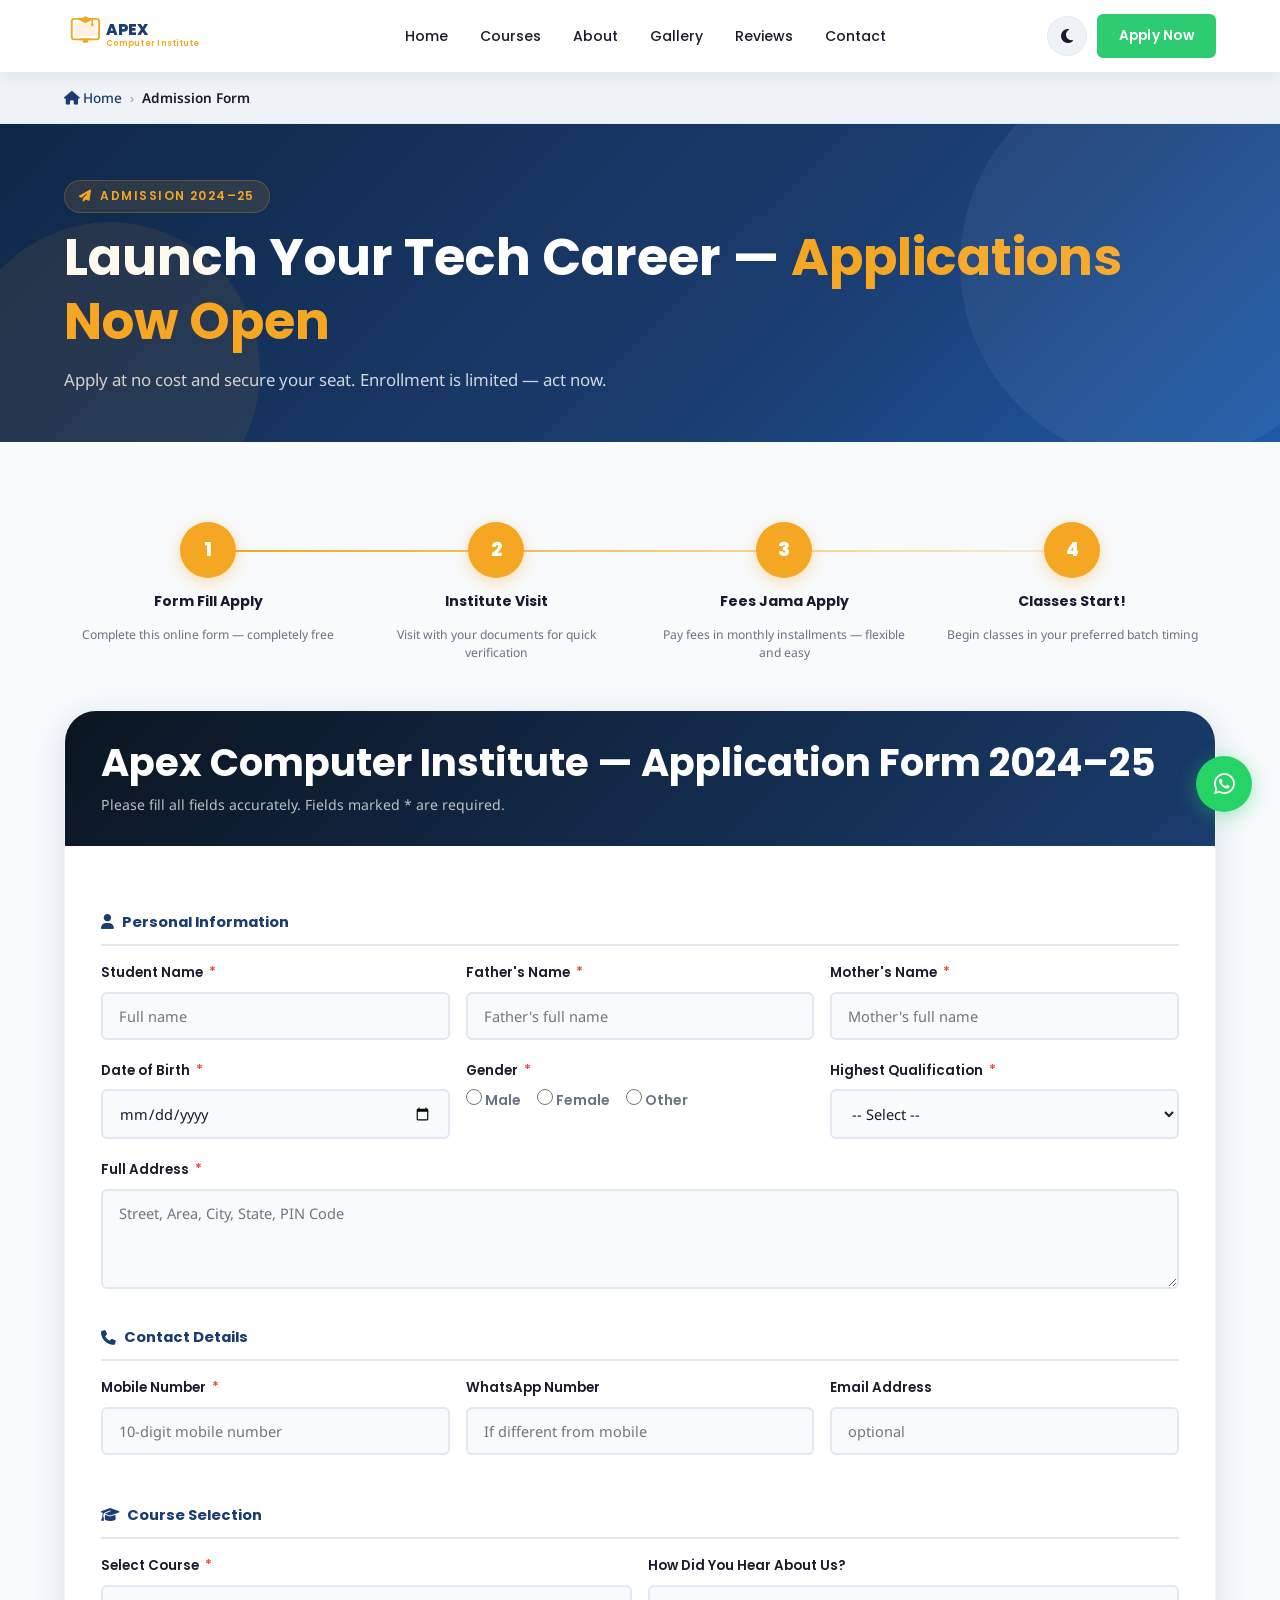
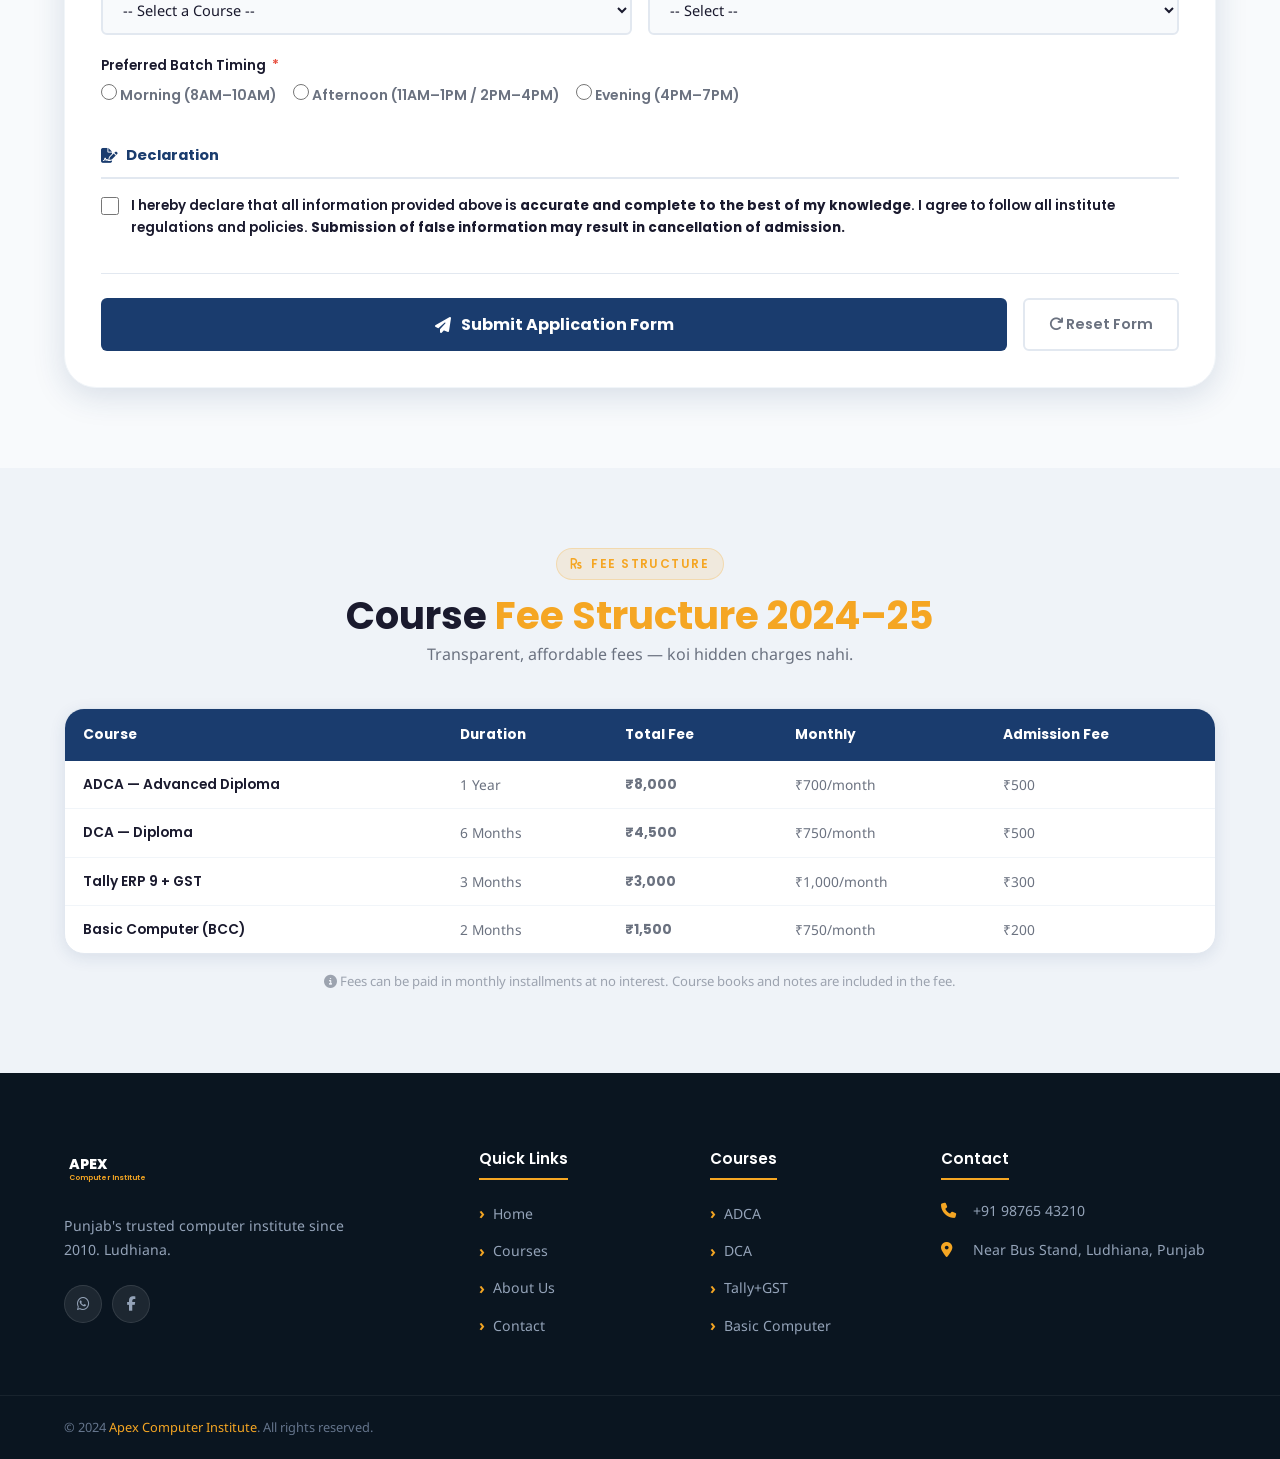
<file: admission.html>
<!DOCTYPE html>
<html lang="en" data-theme="light">

<head>
  <meta charset="UTF-8">
  <meta name="viewport" content="width=device-width, initial-scale=1.0">
  <title>Admission Form — Apex Computer Institute Ludhiana Punjab | Apply Now Free</title>
  <meta name="description"
    content="Apply for admission at Apex Computer Institute Ludhiana Punjab. Fill the online form for ADCA, DCA, Tally+GST, or Basic Computer Course. Free application. Limited seats.">
  <meta property="og:type" content="website" />
  <meta property="og:title" content="Admission Form — Apex Computer Institute Ludhiana Punjab">
  <link rel="canonical" href="https://apexcomputerinstitute.in/admission.html">
  <link rel="icon" href="favicon.svg" type="image/svg+xml">
  <link
    href="https://fonts.googleapis.com/css2?family=Poppins:wght@400;500;600;700;800&family=Noto+Sans:wght@400;500;600&display=swap"
    rel="stylesheet">
  <link rel="stylesheet" href="https://cdnjs.cloudflare.com/ajax/libs/font-awesome/6.5.0/css/all.min.css"
    crossorigin="anonymous">
  <link rel="stylesheet" href="css/style.css">
  <link rel="stylesheet" href="css/admission.css">
  <script>(function () { var t = localStorage.getItem('apex-theme'); if (t) document.documentElement.setAttribute('data-theme', t); })();</script>
</head>

<body>
  <a class="skip-link" href="#main-content">Skip to main content</a>
  <nav class="navbar solid" id="navbar" role="navigation" aria-label="Main navigation">
    <div class="navbar-inner">
      <a href="index.html" class="navbar-logo" aria-label="Home"><svg viewBox="0 0 200 56"
          xmlns="http://www.w3.org/2000/svg" width="180" height="48" aria-hidden="true">
          <rect x="4" y="8" width="32" height="24" rx="3" fill="none" stroke="#F5A623" stroke-width="2.2" />
          <rect x="8" y="12" width="24" height="16" rx="1.5" fill="rgba(245,166,35,0.15)" />
          <line x1="14" y1="32" x2="26" y2="32" stroke="#F5A623" stroke-width="2" stroke-linecap="round" />
          <rect x="17" y="32" width="6" height="4" rx="1" fill="#F5A623" />
          <polygon points="20,5 28,9 20,13 12,9" fill="#F5A623" />
          <line x1="28" y1="9" x2="28" y2="14" stroke="#F5A623" stroke-width="1.8" stroke-linecap="round" />
          <circle cx="28" cy="15" r="1.5" fill="#F5A623" /><text x="44" y="27" font-family="Poppins,sans-serif"
            font-size="18" font-weight="800" fill="#1A3C6E" letter-spacing="-0.5">APEX</text><text x="44" y="40"
            font-family="Poppins,sans-serif" font-size="9.5" font-weight="600" fill="#F5A623"
            letter-spacing="0.3">Computer Institute</text>
        </svg></a>
      <ul class="nav-links" role="list">
        <li><a href="index.html">Home</a></li>
        <li><a href="courses.html">Courses</a></li>
        <li><a href="about.html">About</a></li>
        <li><a href="gallery.html">Gallery</a></li>
        <li><a href="testimonials.html">Reviews</a></li>
        <li><a href="contact.html">Contact</a></li>
      </ul>
      <div class="nav-actions"><button class="dark-toggle" aria-label="Toggle dark mode"><i
            class="fas fa-moon"></i></button><a href="admission.html" class="nav-enquire btn"
          style="background:var(--accent);border-color:var(--accent);">Apply Now</a><button class="hamburger"
          aria-label="Open menu" aria-expanded="false" id="hamburger"><span></span><span></span><span></span></button>
      </div>
    </div>
    <div class="mobile-menu" id="mobileMenu" role="menu">
      <div class="mobile-menu-inner"><a href="index.html" role="menuitem"><i class="fas fa-home"></i> Home</a><a
          href="courses.html" role="menuitem"><i class="fas fa-graduation-cap"></i> Courses</a><a href="about.html"
          role="menuitem"><i class="fas fa-info-circle"></i> About Us</a><a href="gallery.html" role="menuitem"><i
            class="fas fa-images"></i> Gallery</a><a href="testimonials.html" role="menuitem"><i
            class="fas fa-star"></i> Reviews</a><a href="contact.html" role="menuitem"><i class="fas fa-envelope"></i>
          Contact</a><a href="admission.html" class="mob-enquire" role="menuitem"><i class="fas fa-paper-plane"></i>
          Apply Now</a></div>
    </div>
  </nav>
  <div class="breadcrumb-bar">
    <div class="container">
      <nav class="breadcrumb" aria-label="Breadcrumb"><a href="index.html"><i class="fas fa-home"
            aria-hidden="true"></i> Home</a><span class="sep" aria-hidden="true">›</span><span class="current">Admission
          Form</span></nav>
    </div>
  </div>
  <section class="page-hero" aria-labelledby="page-title">
    <div class="container">
      <div class="section-label"><i class="fas fa-paper-plane" aria-hidden="true"></i> Admission 2024–25</div>
      <h1 id="page-title">Launch Your Tech Career — <span style="color:var(--secondary)">Applications Now Open</span>
      </h1>
      <p>Apply at no cost and secure your seat. Enrollment is limited — act now.</p>
    </div>
  </section>

  <section class="section-pad admission-section" aria-labelledby="form-heading">
    <div class="container">

      <!-- Process Steps -->
      <div class="steps-row reveal" aria-label="Admission process steps">
        <div class="step-item">
          <div class="step-num" aria-label="Step 1">1</div>
          <div class="step-title">Form Fill Apply</div>
          <div class="step-desc">Complete this online form — completely free</div>
        </div>
        <div class="step-item">
          <div class="step-num" aria-label="Step 2">2</div>
          <div class="step-title">Institute Visit</div>
          <div class="step-desc">Visit with your documents for quick verification</div>
        </div>
        <div class="step-item">
          <div class="step-num" aria-label="Step 3">3</div>
          <div class="step-title">Fees Jama Apply</div>
          <div class="step-desc">Pay fees in monthly installments — flexible and easy</div>
        </div>
        <div class="step-item">
          <div class="step-num" aria-label="Step 4">4</div>
          <div class="step-title">Classes Start!</div>
          <div class="step-desc">Begin classes in your preferred batch timing</div>
        </div>
      </div>

      <!-- Admission Form -->
      <div class="admission-form-card reveal" id="form-heading" role="main" aria-label="Admission application form">
        <div class="afc-header">
          <h2>Apex Computer Institute — Application Form 2024–25</h2>
          <p>Please fill all fields accurately. Fields marked * are required.</p>
        </div>
        <div class="afc-body">
          <!-- <form id="admissionForm" novalidate aria-label="Admission application"> -->
          <form id="admissionForm" action="https://formspree.io/f/mwvgppqo" method="POST" novalidate
            aria-label="Admission application"></form>

          <!-- Personal Info -->
          <p class="form-section-title"><i class="fas fa-user" aria-hidden="true"></i> Personal Information</p>
          <div class="form-row-3">
            <div class="form-group">
              <label for="a-sname">Student Name <span class="req" aria-hidden="true">*</span></label>
              <input type="text" id="a-sname" name="student_name" class="form-control" placeholder="Full name" required
                autocomplete="name" aria-required="true">
            </div>
            <div class="form-group">
              <label for="a-fname">Father's Name <span class="req" aria-hidden="true">*</span></label>
              <input type="text" id="a-fname" name="father_name" class="form-control" placeholder="Father's full name"
                required aria-required="true">
            </div>
            <div class="form-group">
              <label for="a-mname">Mother's Name <span class="req" aria-hidden="true">*</span></label>
              <input type="text" id="a-mname" name="mother_name" class="form-control" placeholder="Mother's full name"
                required aria-required="true">
            </div>
          </div>
          <div class="form-row-3">
            <div class="form-group">
              <label for="a-dob">Date of Birth <span class="req" aria-hidden="true">*</span></label>
              <input type="date" id="a-dob" name="dob" class="form-control" required aria-required="true">
            </div>
            <div class="form-group">
              <label>Gender <span class="req" aria-hidden="true">*</span></label>
              <div class="radio-group" id="gender-group" role="radiogroup" aria-required="true">
                <label class="radio-option"><input type="radio" name="gender" value="male" required
                    aria-required="true"> <span>Male</span></label>
                <label class="radio-option"><input type="radio" name="gender" value="female">
                  <span>Female</span></label>
                <label class="radio-option"><input type="radio" name="gender" value="other"> <span>Other</span></label>
              </div>
            </div>
            <div class="form-group">
              <label for="a-qual">Highest Qualification <span class="req" aria-hidden="true">*</span></label>
              <select id="a-qual" name="qualification" class="form-control" required aria-required="true">
                <option value="">-- Select --</option>
                <option value="8th">8th Pass</option>
                <option value="10th">10th Pass (Matric)</option>
                <option value="12th">12th Pass (Inter)</option>
                <option value="graduate">Graduate</option>
                <option value="other">Other</option>
              </select>
            </div>
          </div>
          <div class="form-group">
            <label for="a-address">Full Address <span class="req" aria-hidden="true">*</span></label>
            <textarea id="a-address" name="address" class="form-control"
              placeholder="Street, Area, City, State, PIN Code" required rows="2" aria-required="true"></textarea>
          </div>

          <!-- Contact Details -->
          <p class="form-section-title"><i class="fas fa-phone" aria-hidden="true"></i> Contact Details</p>
          <div class="form-row-3">
            <div class="form-group">
              <label for="a-mobile">Mobile Number <span class="req" aria-hidden="true">*</span></label>
              <input type="tel" id="a-mobile" name="mobile" class="form-control" placeholder="10-digit mobile number"
                required autocomplete="tel" aria-required="true">
            </div>
            <div class="form-group">
              <label for="a-whatsapp">WhatsApp Number</label>
              <input type="tel" id="a-whatsapp" name="whatsapp" class="form-control"
                placeholder="If different from mobile" autocomplete="tel">
            </div>
            <div class="form-group">
              <label for="a-email">Email Address</label>
              <input type="email" id="a-email" name="email" class="form-control" placeholder="optional"
                autocomplete="email">
            </div>
          </div>

          <!-- Course Details -->
          <p class="form-section-title"><i class="fas fa-graduation-cap" aria-hidden="true"></i> Course Selection</p>
          <div class="form-row-2">
            <div class="form-group">
              <label for="a-course">Select Course <span class="req" aria-hidden="true">*</span></label>
              <select id="a-course" name="course" class="form-control" required aria-required="true">
                <option value="">-- Select a Course --</option>
                <option value="adca">ADCA — Advanced Diploma (1 Year) — ₹8,000</option>
                <option value="dca">DCA — Diploma (6 Months) — ₹4,500</option>
                <option value="tally">Tally ERP 9 + GST (3 Months) — ₹3,000</option>
                <option value="bcc">Basic Computer Course (2 Months) — ₹1,500</option>
              </select>
            </div>
            <div class="form-group">
              <label for="a-hear">How Did You Hear About Us?</label>
              <select id="a-hear" name="how_heard" class="form-control">
                <option value="">-- Select --</option>
                <option value="friend">Friend / Family Referral</option>
                <option value="google">Google Search</option>
                <option value="social">Facebook / Social Media</option>
                <option value="banner">Banner / Pamphlet</option>
                <option value="newspaper">Newspaper</option>
                <option value="other">Other</option>
              </select>
            </div>
          </div>
          <div class="form-group">
            <label>Preferred Batch Timing <span class="req" aria-hidden="true">*</span></label>
            <div class="radio-group" id="batch-group" role="radiogroup" aria-required="true">
              <label class="radio-option"><input type="radio" name="batch" value="morning" required
                  aria-required="true"> <span>Morning (8AM–10AM)</span></label>
              <label class="radio-option"><input type="radio" name="batch" value="afternoon"> <span>Afternoon (11AM–1PM
                  / 2PM–4PM)</span></label>
              <label class="radio-option"><input type="radio" name="batch" value="evening"> <span>Evening
                  (4PM–7PM)</span></label>
            </div>
          </div>

          <!-- Declaration -->
          <p class="form-section-title"><i class="fas fa-file-signature" aria-hidden="true"></i> Declaration</p>
          <div class="form-group">
            <div class="checkbox-group">
              <input type="checkbox" id="a-declaration" name="declaration" aria-required="true">
              <label class="checkbox-label" for="a-declaration">I hereby declare that all information provided above is
                <strong>accurate and complete to the best of my knowledge</strong>. I agree to follow all institute
                regulations and policies. <strong>Submission of false information may result in cancellation of
                  admission.</strong></label>
            </div>
            <span class="field-error" id="decl-error"></span>
          </div>

          <div class="form-submit-row">
            <button type="submit" class="submit-btn-main">
              <i class="fas fa-paper-plane" aria-hidden="true"></i> Submit Application Form
            </button>
            <button type="reset" class="reset-btn"
              onclick="document.querySelectorAll('.form-control').forEach(f=>f.classList.remove('valid','invalid'))">
              <i class="fas fa-redo" aria-hidden="true"></i> Reset Form
            </button>
          </div>
          </form>
        </div>
      </div>
    </div>
  </section>

  <!-- Fee Structure Table -->
  <section class="section-pad fee-table-section" aria-labelledby="fee-heading">
    <div class="container">
      <div class="text-center reveal">
        <div class="section-label"><i class="fas fa-rupee-sign" aria-hidden="true"></i> Fee Structure</div>
        <h2 id="fee-heading">Course <span class="text-amber">Fee Structure 2024–25</span></h2>
        <p class="section-subtitle">Transparent, affordable fees — koi hidden charges nahi.</p>
      </div>
      <div class="fee-table-wrap reveal">
        <table class="fee-table" aria-label="Course fee structure">
          <thead>
            <tr>
              <th>Course</th>
              <th>Duration</th>
              <th>Total Fee</th>
              <th>Monthly</th>
              <th>Admission Fee</th>
            </tr>
          </thead>
          <tbody>
            <tr>
              <td>ADCA — Advanced Diploma</td>
              <td>1 Year</td>
              <td class="fee-highlight">₹8,000</td>
              <td>₹700/month</td>
              <td>₹500</td>
            </tr>
            <tr>
              <td>DCA — Diploma</td>
              <td>6 Months</td>
              <td class="fee-highlight">₹4,500</td>
              <td>₹750/month</td>
              <td>₹500</td>
            </tr>
            <tr>
              <td>Tally ERP 9 + GST</td>
              <td>3 Months</td>
              <td class="fee-highlight">₹3,000</td>
              <td>₹1,000/month</td>
              <td>₹300</td>
            </tr>
            <tr>
              <td>Basic Computer (BCC)</td>
              <td>2 Months</td>
              <td class="fee-highlight">₹1,500</td>
              <td>₹750/month</td>
              <td>₹200</td>
            </tr>
          </tbody>
        </table>
      </div>
      <p style="text-align:center;color:var(--text-muted);font-size:0.82rem;margin-top:16px;"><i
          class="fas fa-info-circle" aria-hidden="true"></i> Fees can be paid in monthly installments at no interest.
        Course books and notes are included in the fee.</p>
    </div>
  </section>

  <footer class="footer" role="contentinfo">
    <div class="container">
      <div class="footer-grid">
        <div class="footer-brand"><a href="index.html" aria-label="Home"><svg viewBox="0 0 200 56"
              xmlns="http://www.w3.org/2000/svg" width="160" height="44" aria-hidden="true"><text x="4" y="30"
                font-family="Poppins,sans-serif" font-size="18" font-weight="800" fill="white">APEX</text><text x="4"
                y="44" font-family="Poppins,sans-serif" font-size="9.5" font-weight="600" fill="#F5A623">Computer
                Institute</text></svg></a>
          <p class="brand-tagline">Punjab's trusted computer institute since 2010. Ludhiana.</p>
          <div class="social-links"><a href="https://wa.me/919876543210" class="social-link" aria-label="WhatsApp"
              target="_blank" rel="noopener noreferrer"><i class="fab fa-whatsapp" aria-hidden="true"></i></a><a
              href="#" class="social-link" aria-label="Facebook"><i class="fab fa-facebook-f"
                aria-hidden="true"></i></a></div>
        </div>
        <div class="footer-col">
          <h4>Quick Links</h4>
          <nav class="footer-links" aria-label="Footer links"><a href="index.html">Home</a><a
              href="courses.html">Courses</a><a href="about.html">About Us</a><a href="contact.html">Contact</a></nav>
        </div>
        <div class="footer-col">
          <h4>Courses</h4>
          <nav class="footer-links" aria-label="Courses"><a href="courses.html#adca">ADCA</a><a
              href="courses.html#dca">DCA</a><a href="courses.html#tally">Tally+GST</a><a href="courses.html#bcc">Basic
              Computer</a></nav>
        </div>
        <div class="footer-col">
          <h4>Contact</h4>
          <address style="font-style:normal;">
            <div class="footer-contact-item"><i class="fas fa-phone" aria-hidden="true"></i><a
                href="tel:+919876543210">+91 98765 43210</a></div>
            <div class="footer-contact-item"><i class="fas fa-map-marker-alt" aria-hidden="true"></i><span>Near Bus
                Stand, Ludhiana, Punjab</span></div>
          </address>
        </div>
      </div>
    </div>
    <div class="footer-bottom">
      <div class="container">
        <div class="footer-bottom-inner">
          <p>&copy; 2024 <a href="index.html">Apex Computer Institute</a>. All rights reserved.</p>
        </div>
      </div>
    </div>
  </footer>
  <div class="whatsapp-float">
    <div class="whatsapp-tooltip">Chat on WhatsApp</div><a href="https://wa.me/919876543210" class="whatsapp-btn"
      target="_blank" rel="noopener noreferrer" aria-label="WhatsApp"><i class="fab fa-whatsapp"
        aria-hidden="true"></i></a>
  </div>
  <button class="scroll-top" id="scrollTop" aria-label="Scroll to top"><i class="fas fa-chevron-up"
      aria-hidden="true"></i></button>
  <div class="toast-container" role="status" aria-live="polite"></div>
  <script src="js/main.js" defer></script>
  <script src="js/animations.js" defer></script>
  <script src="js/form.js" defer></script>
</body>

</html>
</file>
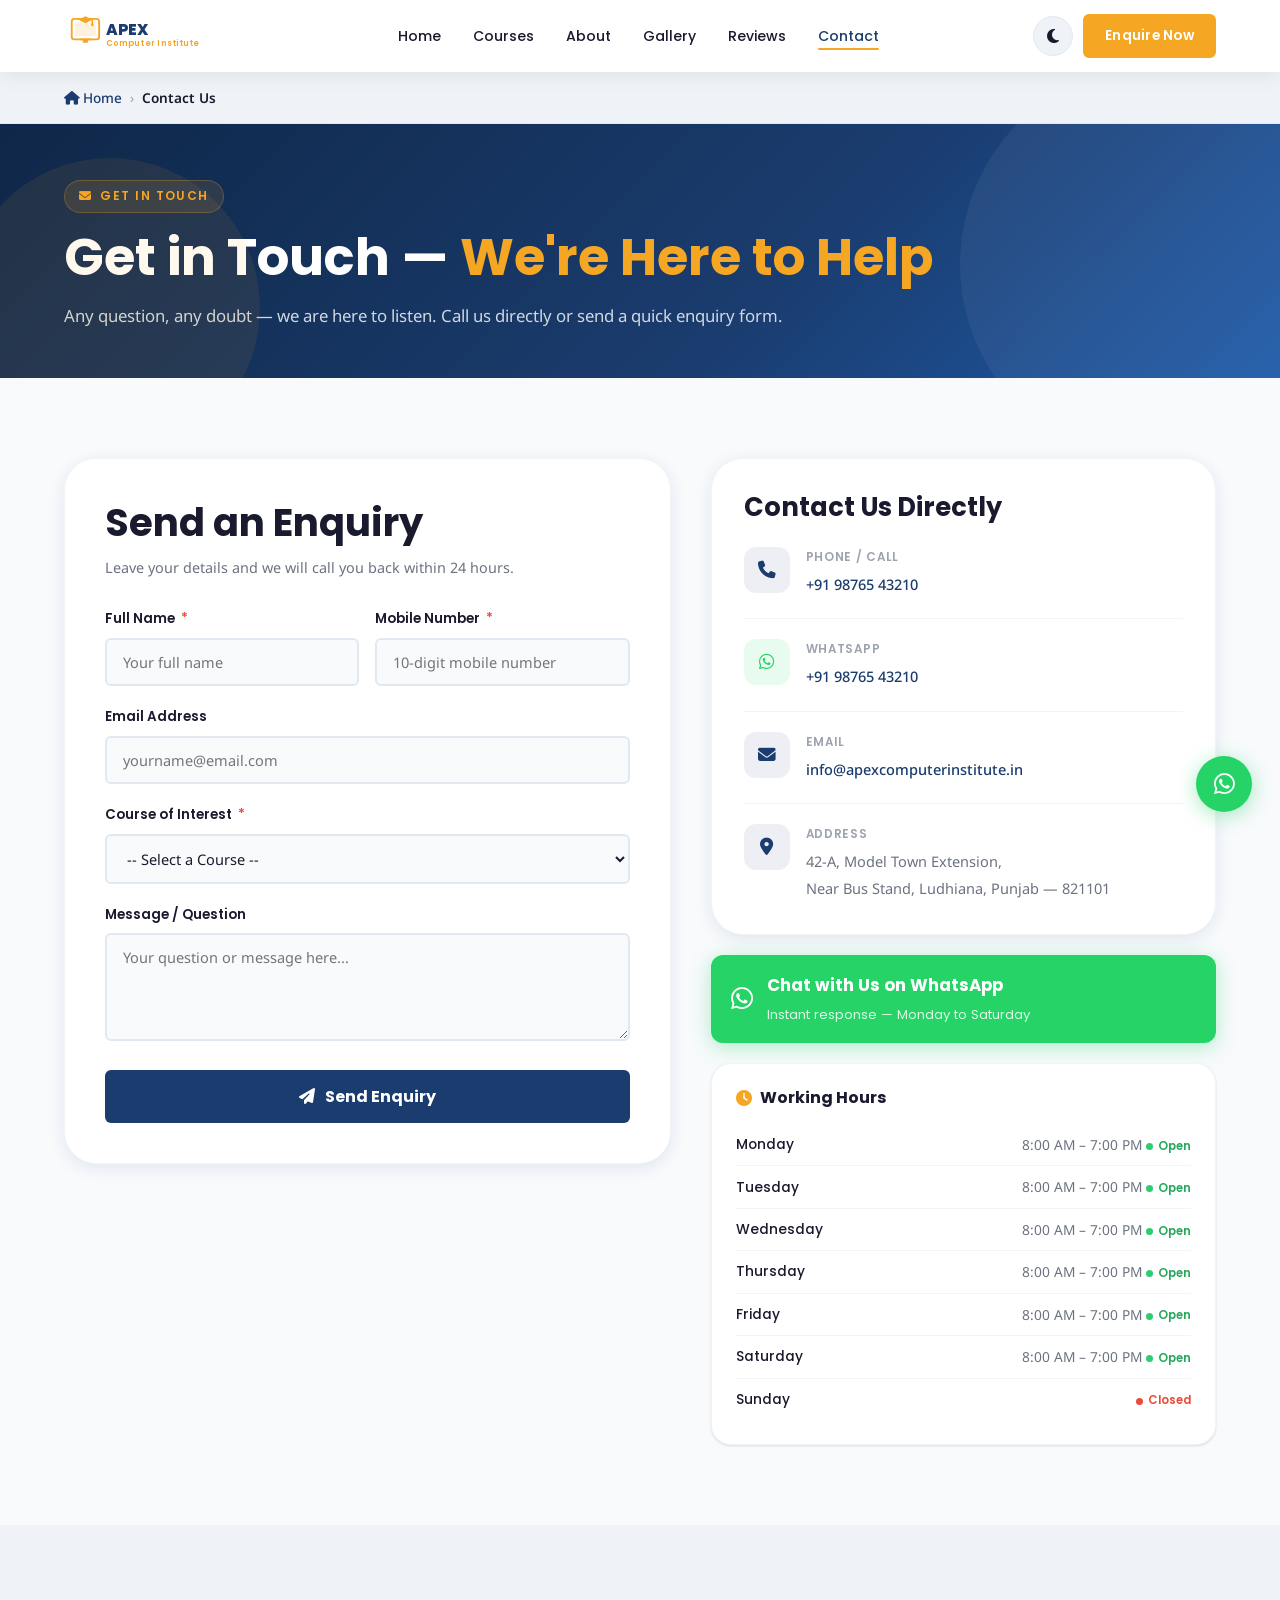
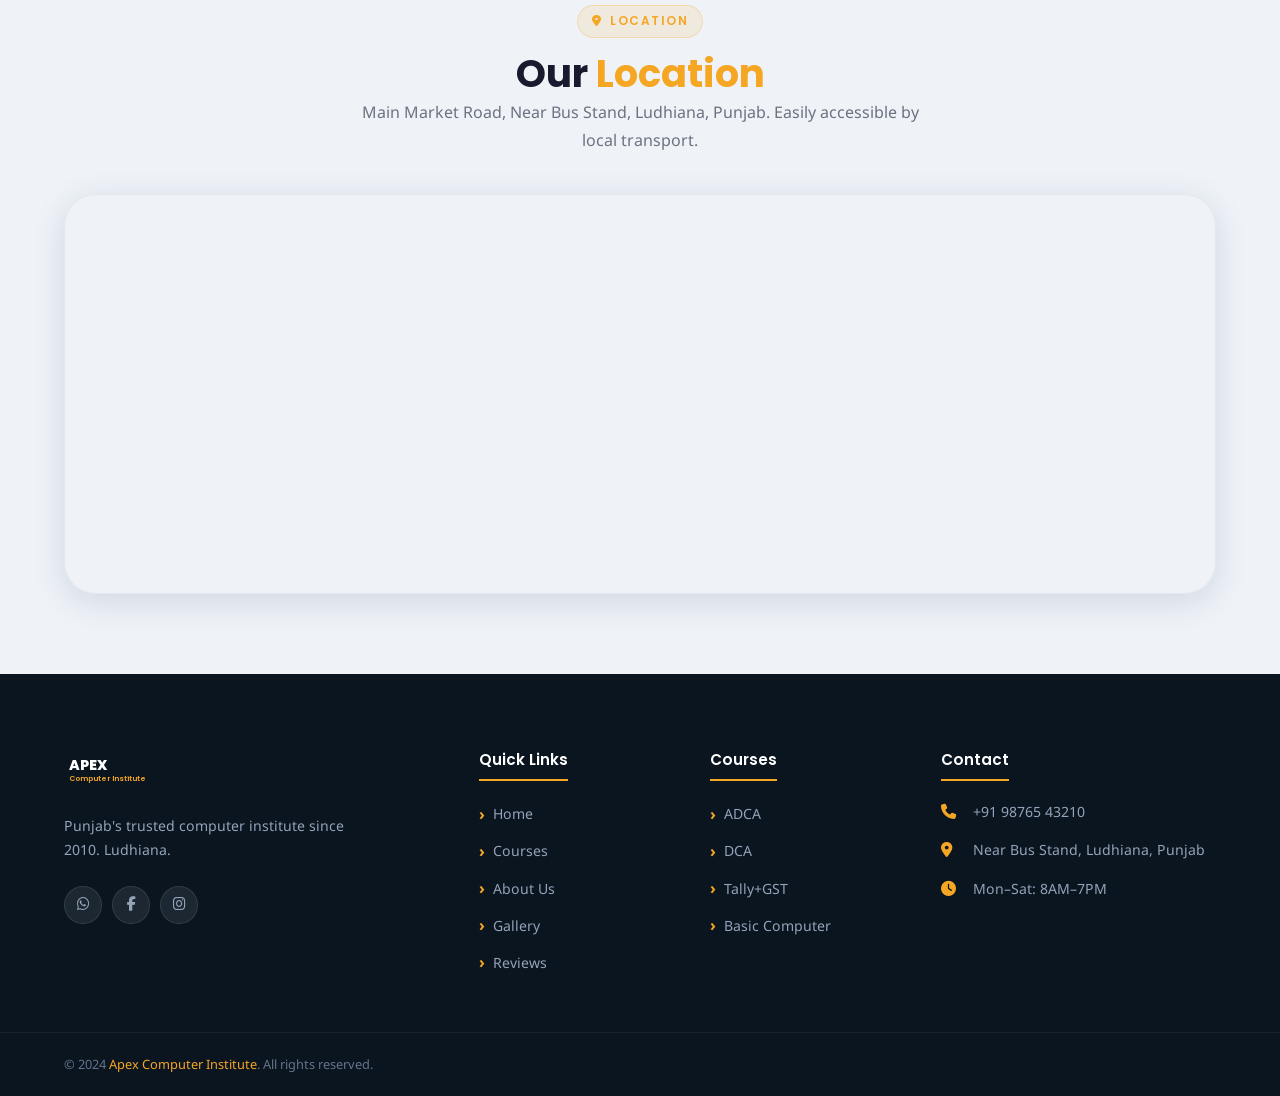
<file: contact.html>
<!DOCTYPE html>
<html lang="en" data-theme="light">

<head>
  <meta charset="UTF-8">
  <meta name="viewport" content="width=device-width, initial-scale=1.0">
  <title>Contact Us — Apex Computer Institute Ludhiana Punjab | +91 98765 43210</title>
  <meta name="description"
    content="Contact Apex Computer Institute Ludhiana Punjab. Phone: +91 98765 43210. Address: Main Market Road, Near Bus Stand, Ludhiana. Mon–Sat 8AM–7PM.">
  <meta property="og:type" content="website" />
  <meta property="og:title" content="Contact Apex Computer Institute — Ludhiana Punjab">
  <link rel="canonical" href="https://apexcomputerinstitute.in/contact.html">
  <link rel="icon" href="favicon.svg" type="image/svg+xml">
  <link
    href="https://fonts.googleapis.com/css2?family=Poppins:wght@400;500;600;700;800&family=Noto+Sans:wght@400;500;600&display=swap"
    rel="stylesheet">
  <link rel="stylesheet" href="https://cdnjs.cloudflare.com/ajax/libs/font-awesome/6.5.0/css/all.min.css"
    crossorigin="anonymous">
  <link rel="stylesheet" href="css/style.css">
  <link rel="stylesheet" href="css/contact.css">
  <script>(function () { var t = localStorage.getItem('apex-theme'); if (t) document.documentElement.setAttribute('data-theme', t); })();</script>
</head>

<body>
  <a class="skip-link" href="#main-content">Skip to main content</a>
  <nav class="navbar solid" id="navbar" role="navigation" aria-label="Main navigation">
    <div class="navbar-inner">
      <a href="index.html" class="navbar-logo" aria-label="Home"><svg viewBox="0 0 200 56"
          xmlns="http://www.w3.org/2000/svg" width="180" height="48" aria-hidden="true">
          <rect x="4" y="8" width="32" height="24" rx="3" fill="none" stroke="#F5A623" stroke-width="2.2" />
          <rect x="8" y="12" width="24" height="16" rx="1.5" fill="rgba(245,166,35,0.15)" />
          <line x1="14" y1="32" x2="26" y2="32" stroke="#F5A623" stroke-width="2" stroke-linecap="round" />
          <rect x="17" y="32" width="6" height="4" rx="1" fill="#F5A623" />
          <polygon points="20,5 28,9 20,13 12,9" fill="#F5A623" />
          <line x1="28" y1="9" x2="28" y2="14" stroke="#F5A623" stroke-width="1.8" stroke-linecap="round" />
          <circle cx="28" cy="15" r="1.5" fill="#F5A623" /><text x="44" y="27" font-family="Poppins,sans-serif"
            font-size="18" font-weight="800" fill="#1A3C6E" letter-spacing="-0.5">APEX</text><text x="44" y="40"
            font-family="Poppins,sans-serif" font-size="9.5" font-weight="600" fill="#F5A623"
            letter-spacing="0.3">Computer Institute</text>
        </svg></a>
      <ul class="nav-links" role="list">
        <li><a href="index.html">Home</a></li>
        <li><a href="courses.html">Courses</a></li>
        <li><a href="about.html">About</a></li>
        <li><a href="gallery.html">Gallery</a></li>
        <li><a href="testimonials.html">Reviews</a></li>
        <li><a href="contact.html">Contact</a></li>
      </ul>
      <div class="nav-actions"><button class="dark-toggle" aria-label="Toggle dark mode"><i
            class="fas fa-moon"></i></button><a href="admission.html" class="nav-enquire btn">Enquire Now</a><button
          class="hamburger" aria-label="Open menu" aria-expanded="false"
          id="hamburger"><span></span><span></span><span></span></button></div>
    </div>
    <div class="mobile-menu" id="mobileMenu" role="menu">
      <div class="mobile-menu-inner"><a href="index.html" role="menuitem"><i class="fas fa-home"></i> Home</a><a
          href="courses.html" role="menuitem"><i class="fas fa-graduation-cap"></i> Courses</a><a href="about.html"
          role="menuitem"><i class="fas fa-info-circle"></i> About Us</a><a href="gallery.html" role="menuitem"><i
            class="fas fa-images"></i> Gallery</a><a href="testimonials.html" role="menuitem"><i
            class="fas fa-star"></i> Reviews</a><a href="contact.html" role="menuitem"><i class="fas fa-envelope"></i>
          Contact</a><a href="admission.html" class="mob-enquire" role="menuitem"><i class="fas fa-paper-plane"></i>
          Enquire Now</a></div>
    </div>
  </nav>
  <div class="breadcrumb-bar">
    <div class="container">
      <nav class="breadcrumb" aria-label="Breadcrumb"><a href="index.html"><i class="fas fa-home"
            aria-hidden="true"></i> Home</a><span class="sep" aria-hidden="true">›</span><span class="current">Contact
          Us</span></nav>
    </div>
  </div>
  <section class="page-hero" aria-labelledby="page-title">
    <div class="container">
      <div class="section-label"><i class="fas fa-envelope" aria-hidden="true"></i> Get In Touch</div>
      <h1 id="page-title">Get in Touch — <span style="color:var(--secondary)">We're Here to Help</span></h1>
      <p>Any question, any doubt — we are here to listen. Call us directly or send a quick enquiry form.</p>
    </div>
  </section>

  <section class="section-pad contact-section" aria-labelledby="contact-heading">
    <div class="container">
      <h2 id="contact-heading" class="sr-only">Contact Form and Information</h2>
      <div class="contact-grid">
        <!-- LEFT: Enquiry Form -->
        <div class="contact-form-card reveal">
          <h2>Send an Enquiry</h2>
          <p class="form-subtitle">Leave your details and we will call you back within 24 hours.</p>
          <form id="contactForm" action="https://formspree.io/f/mwvgppqo" method="POST" novalidate
            aria-label="Contact enquiry form"></form>
          <div class="form-row">
            <div class="form-group">
              <label for="c-name">Full Name <span class="req" aria-hidden="true">*</span></label>
              <input type="text" id="c-name" name="name" class="form-control" placeholder="Your full name" required
                autocomplete="name" aria-required="true">
            </div>
            <div class="form-group">
              <label for="c-phone">Mobile Number <span class="req" aria-hidden="true">*</span></label>
              <input type="tel" id="c-phone" name="phone" class="form-control" placeholder="10-digit mobile number"
                required autocomplete="tel" aria-required="true">
            </div>
          </div>
          <div class="form-group">
            <label for="c-email">Email Address</label>
            <input type="email" id="c-email" name="email" class="form-control" placeholder="yourname@email.com"
              autocomplete="email">
          </div>
          <div class="form-group">
            <label for="c-course">Course of Interest <span class="req" aria-hidden="true">*</span></label>
            <select id="c-course" name="course" class="form-control" required aria-required="true">
              <option value="">-- Select a Course --</option>
              <option value="adca">ADCA — Advanced Diploma (1 Year)</option>
              <option value="dca">DCA — Diploma (6 Months)</option>
              <option value="tally">Tally ERP 9 + GST (3 Months)</option>
              <option value="bcc">Basic Computer Course (2 Months)</option>
              <option value="other">Other / Not Sure Yet</option>
            </select>
          </div>
          <div class="form-group">
            <label for="c-message">Message / Question</label>
            <textarea id="c-message" name="message" class="form-control" placeholder="Your question or message here..."
              rows="4"></textarea>
          </div>
          <button type="submit" class="submit-btn">
            <i class="fas fa-paper-plane" aria-hidden="true"></i> Send Enquiry
          </button>
          </form>
        </div>

        <!-- RIGHT: Contact Info -->
        <div class="reveal reveal-delay-2">
          <div class="contact-info-card">
            <h3>Contact Us Directly</h3>
            <div class="contact-detail">
              <div class="contact-detail-icon"><i class="fas fa-phone" aria-hidden="true"></i></div>
              <div class="contact-detail-body"><label>Phone / Call</label><a href="tel:+919876543210">+91 98765
                  43210</a></div>
            </div>
            <div class="contact-detail">
              <div class="contact-detail-icon" style="background:rgba(37,211,102,0.1);color:#25D366;"><i
                  class="fab fa-whatsapp" aria-hidden="true"></i></div>
              <div class="contact-detail-body"><label>WhatsApp</label><a href="https://wa.me/919876543210"
                  target="_blank" rel="noopener noreferrer">+91 98765 43210</a></div>
            </div>
            <div class="contact-detail">
              <div class="contact-detail-icon"><i class="fas fa-envelope" aria-hidden="true"></i></div>
              <div class="contact-detail-body"><label>Email</label><a
                  href="mailto:info@apexcomputerinstitute.in">info@apexcomputerinstitute.in</a></div>
            </div>
            <div class="contact-detail">
              <div class="contact-detail-icon"><i class="fas fa-map-marker-alt" aria-hidden="true"></i></div>
              <div class="contact-detail-body"><label>Address</label><span>42-A, Model Town Extension,<br>Near Bus
                  Stand, Ludhiana, Punjab — 821101</span></div>
            </div>
          </div>

          <a href="https://wa.me/919876543210?text=Hello!%20Main%20Apex%20Computer%20Institute%20ke%20baare%20mein%20jaanna%20chahta%20hoon."
            class="wa-big-btn" target="_blank" rel="noopener noreferrer" aria-label="Open WhatsApp chat">
            <i class="fab fa-whatsapp" aria-hidden="true"></i>
            <div><strong style="display:block;font-size:1.05rem;">Chat with Us on WhatsApp</strong><span
                style="font-size:0.82rem;font-weight:400;opacity:.85;">Instant response — Monday to Saturday</span>
            </div>
          </a>

          <div class="hours-card" style="margin-top:20px;">
            <h4><i class="fas fa-clock" aria-hidden="true"></i> Working Hours</h4>
            <table class="hours-table" aria-label="Working hours">
              <tr>
                <td class="day">Monday</td>
                <td class="time">8:00 AM – 7:00 PM <span class="open-pill">Open</span></td>
              </tr>
              <tr>
                <td class="day">Tuesday</td>
                <td class="time">8:00 AM – 7:00 PM <span class="open-pill">Open</span></td>
              </tr>
              <tr>
                <td class="day">Wednesday</td>
                <td class="time">8:00 AM – 7:00 PM <span class="open-pill">Open</span></td>
              </tr>
              <tr>
                <td class="day">Thursday</td>
                <td class="time">8:00 AM – 7:00 PM <span class="open-pill">Open</span></td>
              </tr>
              <tr>
                <td class="day">Friday</td>
                <td class="time">8:00 AM – 7:00 PM <span class="open-pill">Open</span></td>
              </tr>
              <tr>
                <td class="day">Saturday</td>
                <td class="time">8:00 AM – 7:00 PM <span class="open-pill">Open</span></td>
              </tr>
              <tr>
                <td class="day">Sunday</td>
                <td class="time"><span class="closed-pill">Closed</span></td>
              </tr>
            </table>
          </div>
        </div>
      </div>
    </div>
  </section>

  <!-- Map Section -->
  <section class="section-pad map-section" aria-labelledby="map-heading">
    <div class="container">
      <div class="text-center reveal" style="margin-bottom:36px;">
        <div class="section-label"><i class="fas fa-map-marker-alt" aria-hidden="true"></i> Location</div>
        <h2 id="map-heading">Our <span class="text-amber">Location</span></h2>
        <p class="section-subtitle">Main Market Road, Near Bus Stand, Ludhiana, Punjab. Easily accessible by local
          transport.</p>
      </div>
      <div class="map-container reveal">
        <iframe src="https://maps.google.com/maps?q=30.9010,75.8573&z=14&output=embed"
          title="Apex Computer Institute location on map — Ludhiana Punjab" loading="lazy"
          referrerpolicy="no-referrer-when-downgrade" allowfullscreen
          aria-label="Google map showing institute location">
        </iframe>
      </div>
    </div>
  </section>

  <footer class="footer" role="contentinfo">
    <div class="container">
      <div class="footer-grid">
        <div class="footer-brand"><a href="index.html" aria-label="Home"><svg viewBox="0 0 200 56"
              xmlns="http://www.w3.org/2000/svg" width="160" height="44" aria-hidden="true"><text x="4" y="30"
                font-family="Poppins,sans-serif" font-size="18" font-weight="800" fill="white">APEX</text><text x="4"
                y="44" font-family="Poppins,sans-serif" font-size="9.5" font-weight="600" fill="#F5A623">Computer
                Institute</text></svg></a>
          <p class="brand-tagline">Punjab's trusted computer institute since 2010. Ludhiana.</p>
          <div class="social-links"><a href="https://wa.me/919876543210" class="social-link" aria-label="WhatsApp"
              target="_blank" rel="noopener noreferrer"><i class="fab fa-whatsapp" aria-hidden="true"></i></a><a
              href="#" class="social-link" aria-label="Facebook"><i class="fab fa-facebook-f"
                aria-hidden="true"></i></a><a href="#" class="social-link" aria-label="Instagram"><i
                class="fab fa-instagram" aria-hidden="true"></i></a></div>
        </div>
        <div class="footer-col">
          <h4>Quick Links</h4>
          <nav class="footer-links" aria-label="Footer links"><a href="index.html">Home</a><a
              href="courses.html">Courses</a><a href="about.html">About Us</a><a href="gallery.html">Gallery</a><a
              href="testimonials.html">Reviews</a></nav>
        </div>
        <div class="footer-col">
          <h4>Courses</h4>
          <nav class="footer-links" aria-label="Courses"><a href="courses.html#adca">ADCA</a><a
              href="courses.html#dca">DCA</a><a href="courses.html#tally">Tally+GST</a><a href="courses.html#bcc">Basic
              Computer</a></nav>
        </div>
        <div class="footer-col">
          <h4>Contact</h4>
          <address style="font-style:normal;">
            <div class="footer-contact-item"><i class="fas fa-phone" aria-hidden="true"></i><a
                href="tel:+919876543210">+91 98765 43210</a></div>
            <div class="footer-contact-item"><i class="fas fa-map-marker-alt" aria-hidden="true"></i><span>Near Bus
                Stand, Ludhiana, Punjab</span></div>
            <div class="footer-contact-item"><i class="fas fa-clock" aria-hidden="true"></i><span>Mon–Sat:
                8AM–7PM</span></div>
          </address>
        </div>
      </div>
    </div>
    <div class="footer-bottom">
      <div class="container">
        <div class="footer-bottom-inner">
          <p>&copy; 2024 <a href="index.html">Apex Computer Institute</a>. All rights reserved.</p>
        </div>
      </div>
    </div>
  </footer>
  <div class="whatsapp-float">
    <div class="whatsapp-tooltip">Chat on WhatsApp</div><a href="https://wa.me/919876543210" class="whatsapp-btn"
      target="_blank" rel="noopener noreferrer" aria-label="WhatsApp"><i class="fab fa-whatsapp"
        aria-hidden="true"></i></a>
  </div>
  <button class="scroll-top" id="scrollTop" aria-label="Scroll to top"><i class="fas fa-chevron-up"
      aria-hidden="true"></i></button>
  <div class="toast-container" role="status" aria-live="polite"></div>
  <script src="js/main.js" defer></script>
  <script src="js/animations.js" defer></script>
  <script src="js/form.js" defer></script>
</body>

</html>
</file>
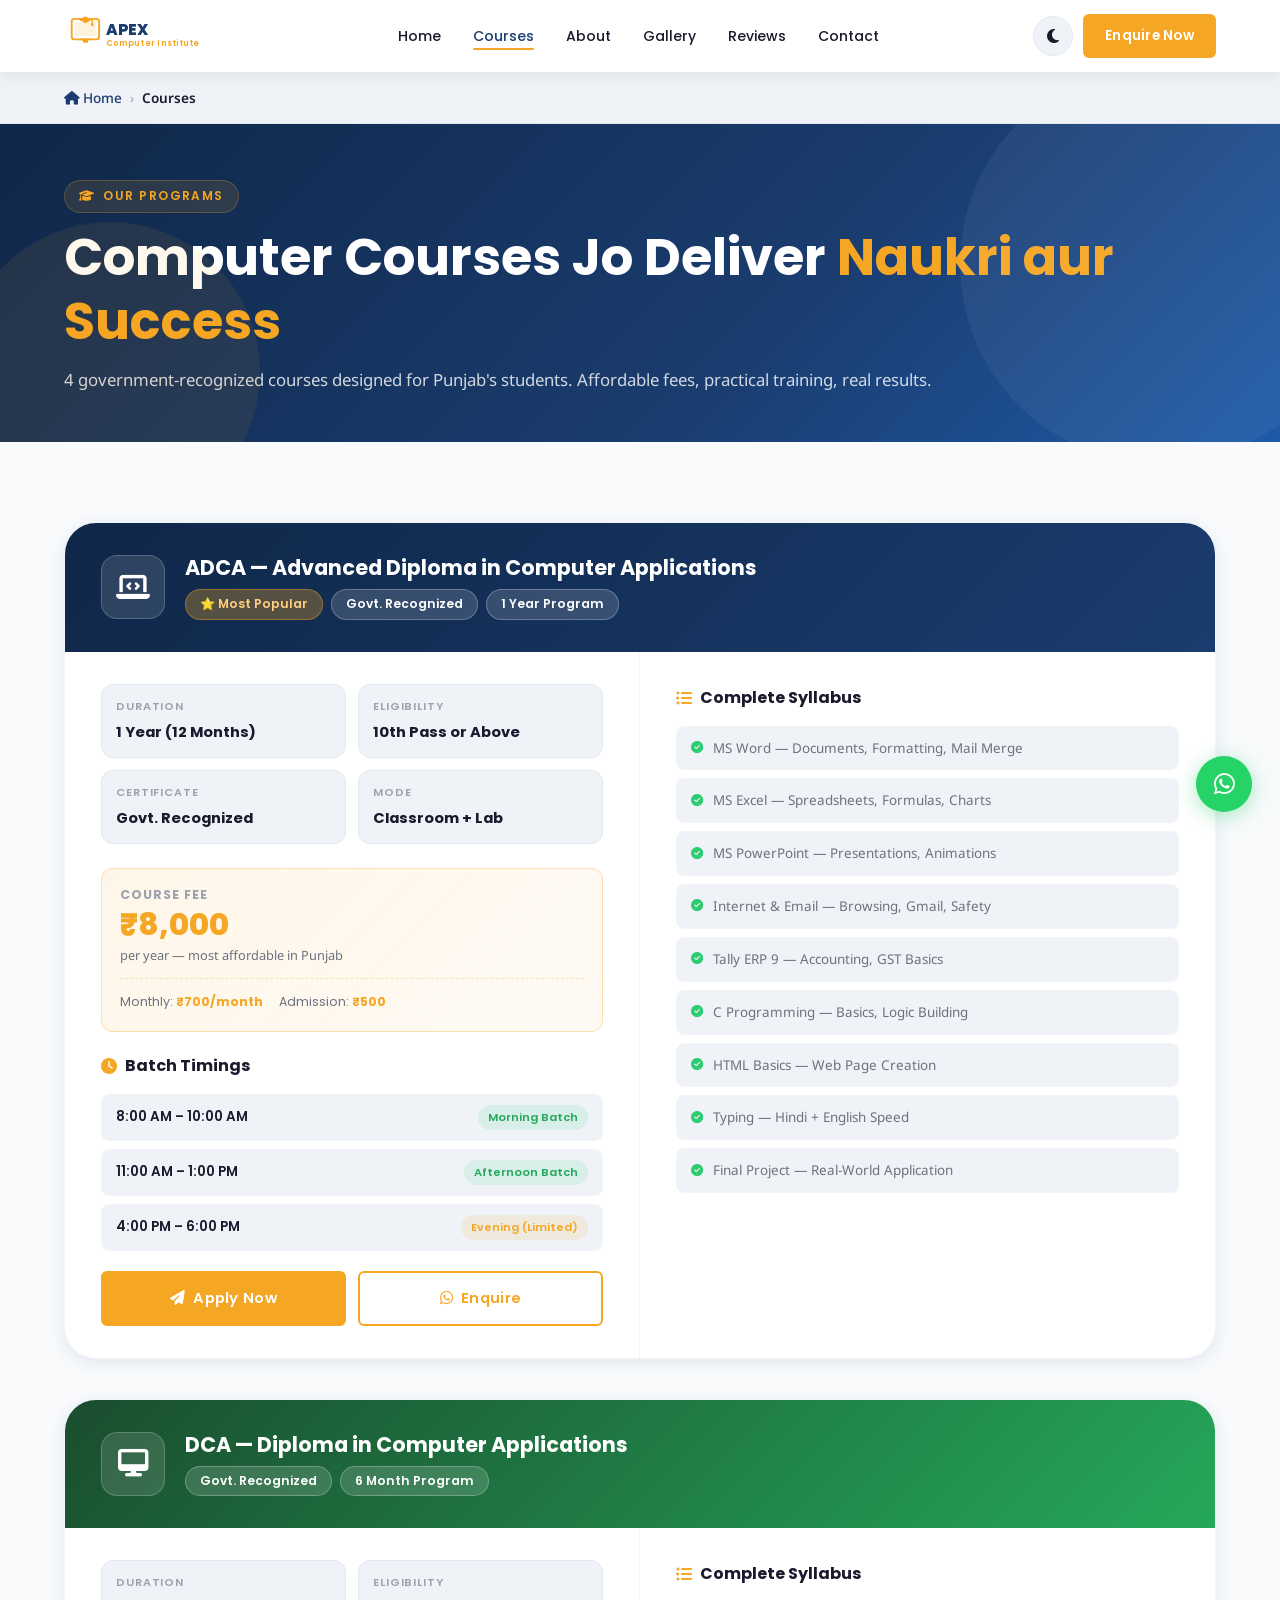
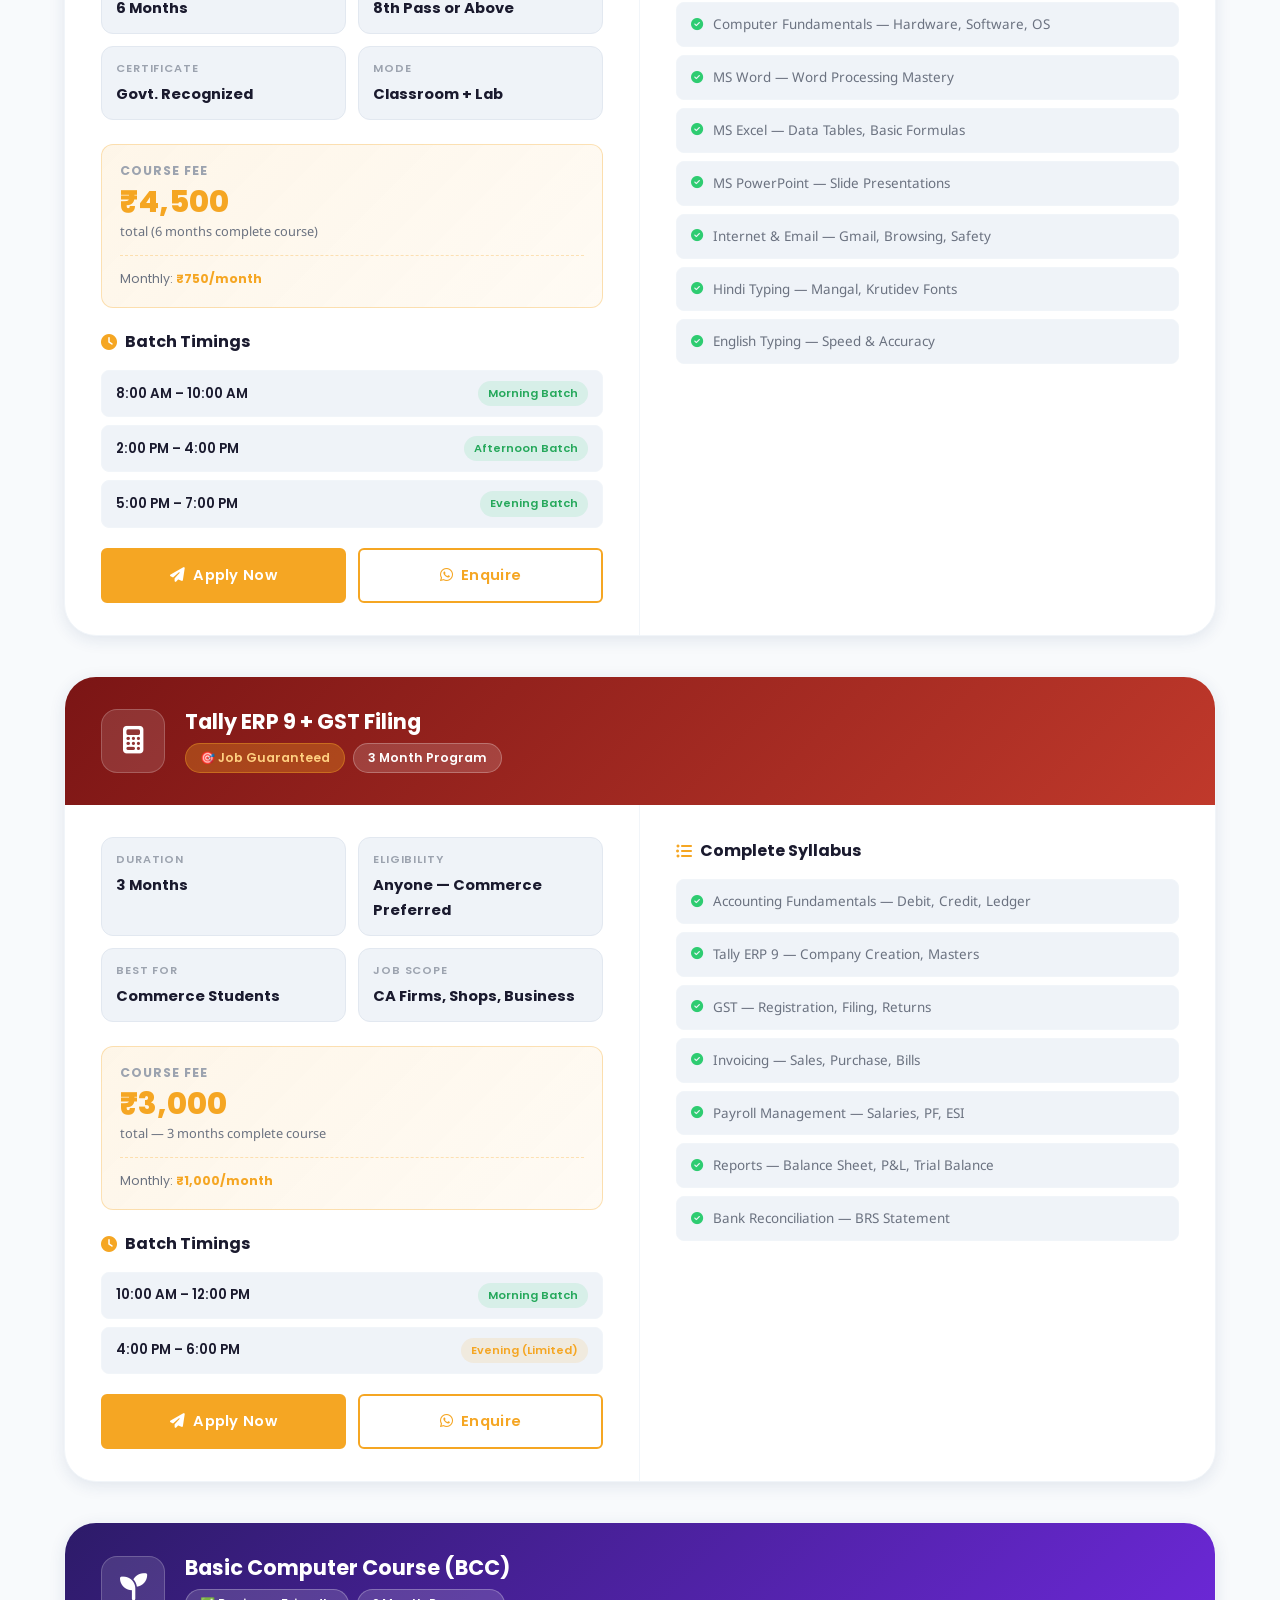
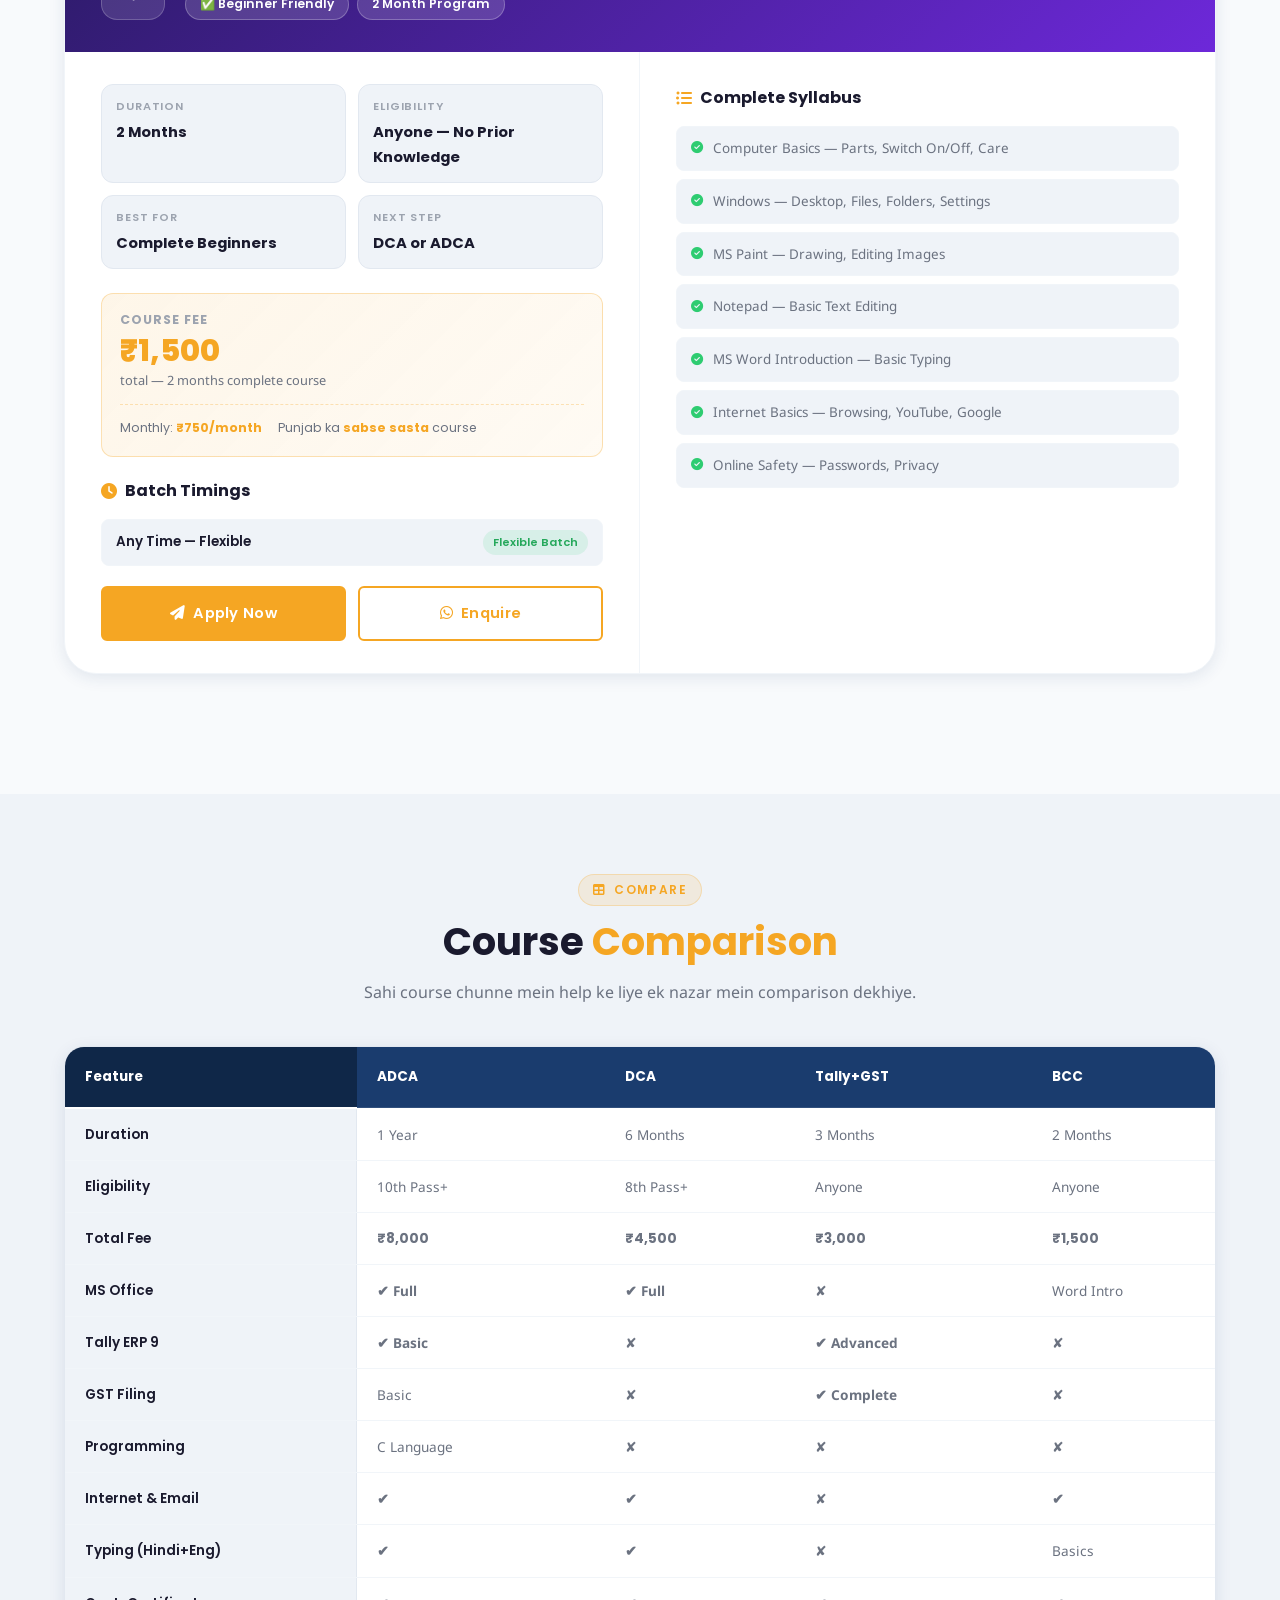
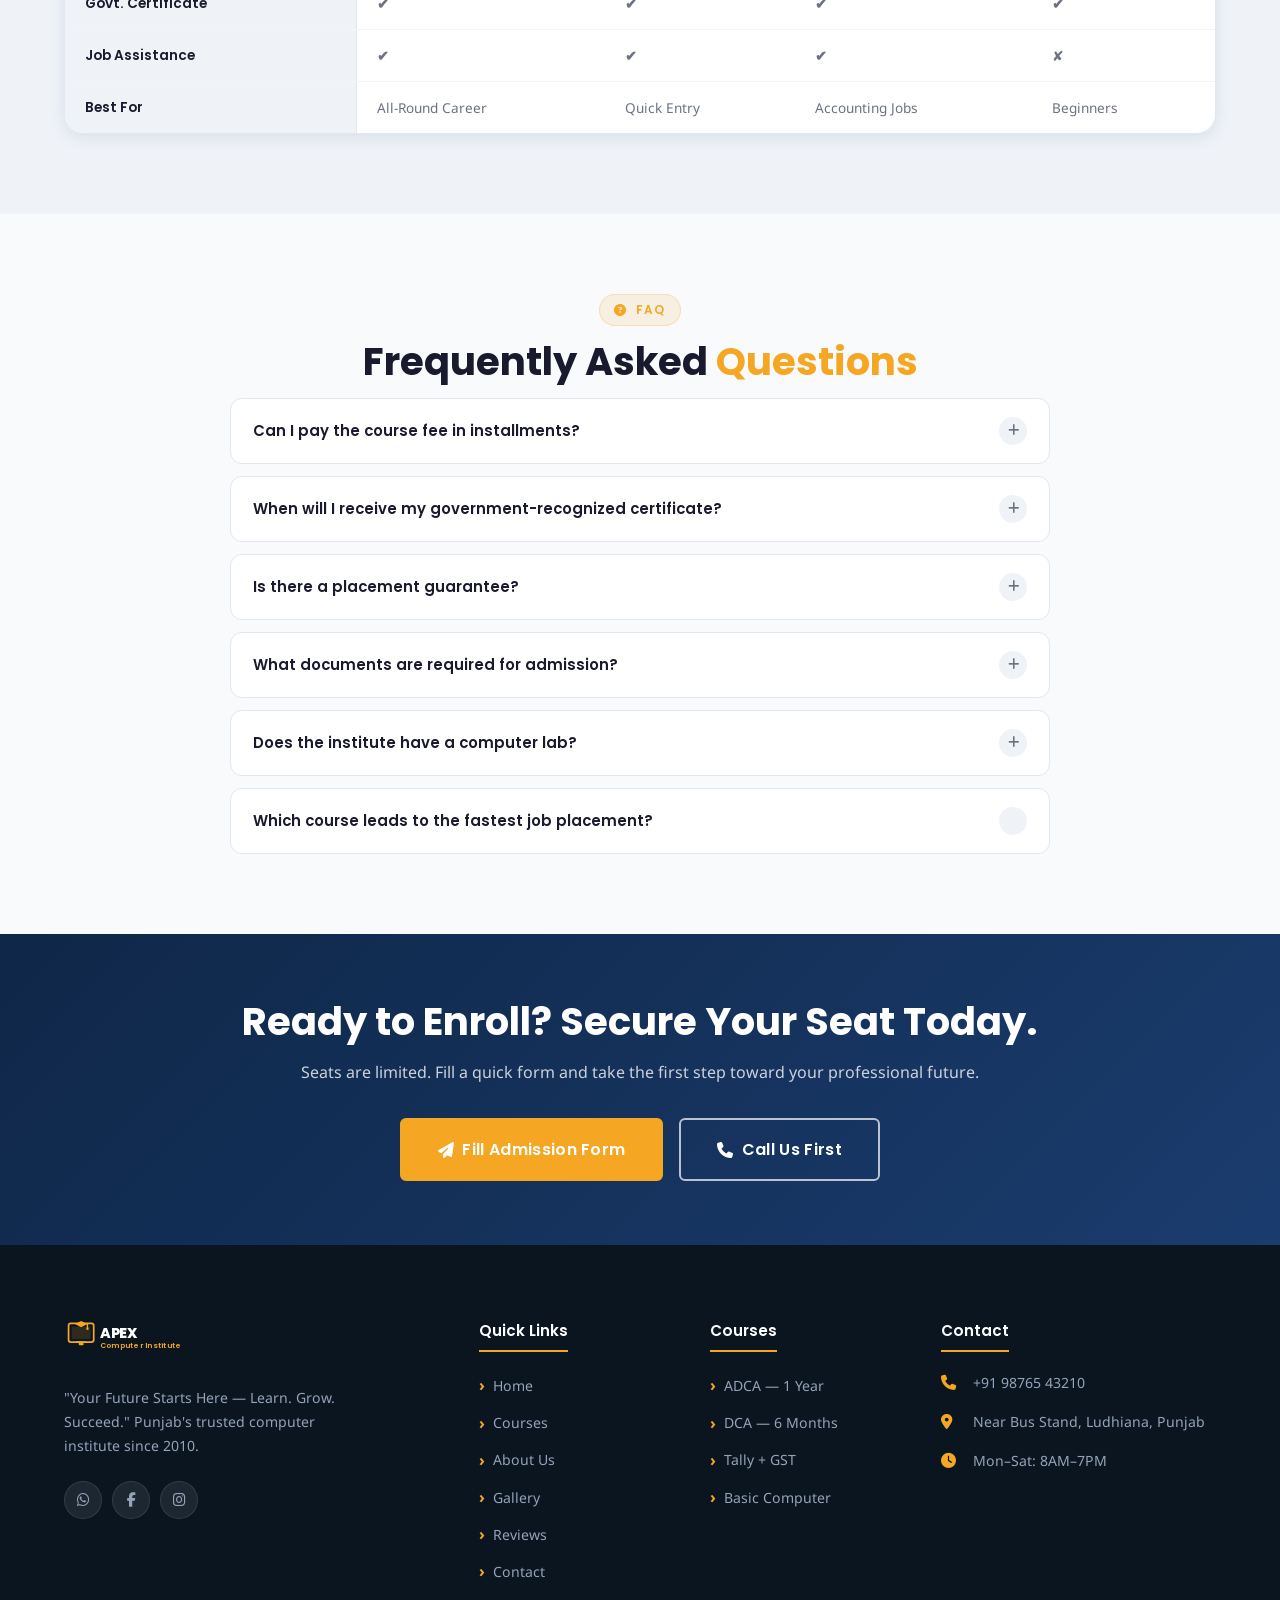
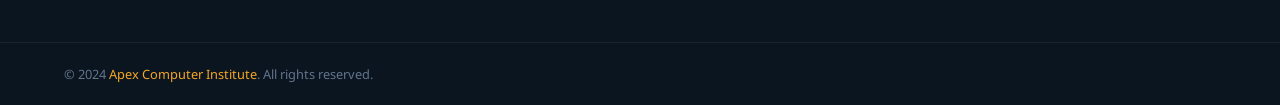
<file: courses.html>
<!DOCTYPE html>
<html lang="en" data-theme="light">
<head>
  <meta charset="UTF-8">
  <meta name="viewport" content="width=device-width, initial-scale=1.0">
  <title>Computer Courses — ADCA, DCA, Tally+GST, BCC | Apex Computer Institute Ludhiana</title>
  <meta name="description" content="Complete computer courses in Ludhiana Punjab — ADCA (1 Year), DCA (6 Months), Tally+GST (3 Months), Basic BCC (2 Months). Government recognized certificates. Affordable fees starting ₹1,500.">
  <meta property="og:type" content="website" />
  <meta property="og:title" content="Computer Courses — Apex Computer Institute Ludhiana Punjab">
  <meta property="og:description" content="ADCA, DCA, Tally+GST, Basic Computer courses in Ludhiana. Govt recognized certificates. Fees from ₹1,500.">
  <meta property="og:image" content="https://images.unsplash.com/photo-1509062522246-3755977927d7?w=1200">
  <link rel="canonical" href="https://apexcomputerinstitute.in/courses.html">
  <link rel="icon" href="favicon.svg" type="image/svg+xml">
  <link rel="preconnect" href="https://fonts.googleapis.com">
  <link rel="preconnect" href="https://fonts.gstatic.com" crossorigin>
  <link href="https://fonts.googleapis.com/css2?family=Poppins:wght@400;500;600;700;800&family=Noto+Sans:wght@400;500;600&display=swap" rel="stylesheet">
  <link rel="stylesheet" href="https://cdnjs.cloudflare.com/ajax/libs/font-awesome/6.5.0/css/all.min.css" crossorigin="anonymous">
  <link rel="stylesheet" href="css/style.css">
  <link rel="stylesheet" href="css/courses.css">
  <script>(function(){var t=localStorage.getItem('apex-theme');if(t)document.documentElement.setAttribute('data-theme',t);})();</script>
</head>
<body>
<a class="skip-link" href="#main-content">Skip to main content</a>

<!-- Navbar -->
<nav class="navbar solid" id="navbar" role="navigation" aria-label="Main navigation">
  <div class="navbar-inner">
    <a href="index.html" class="navbar-logo" aria-label="Apex Computer Institute - Home">
      <svg viewBox="0 0 200 56" xmlns="http://www.w3.org/2000/svg" width="180" height="48" aria-hidden="true">
        <rect x="4" y="8" width="32" height="24" rx="3" fill="none" stroke="#F5A623" stroke-width="2.2"/>
        <rect x="8" y="12" width="24" height="16" rx="1.5" fill="rgba(245,166,35,0.15)"/>
        <line x1="14" y1="32" x2="26" y2="32" stroke="#F5A623" stroke-width="2" stroke-linecap="round"/>
        <rect x="17" y="32" width="6" height="4" rx="1" fill="#F5A623"/>
        <polygon points="20,5 28,9 20,13 12,9" fill="#F5A623"/>
        <line x1="28" y1="9" x2="28" y2="14" stroke="#F5A623" stroke-width="1.8" stroke-linecap="round"/>
        <circle cx="28" cy="15" r="1.5" fill="#F5A623"/>
        <text x="44" y="27" font-family="Poppins,sans-serif" font-size="18" font-weight="800" fill="#1A3C6E" letter-spacing="-0.5">APEX</text>
        <text x="44" y="40" font-family="Poppins,sans-serif" font-size="9.5" font-weight="600" fill="#F5A623" letter-spacing="0.3">Computer Institute</text>
      </svg>
    </a>
    <ul class="nav-links" role="list">
      <li><a href="index.html">Home</a></li>
      <li><a href="courses.html">Courses</a></li>
      <li><a href="about.html">About</a></li>
      <li><a href="gallery.html">Gallery</a></li>
      <li><a href="testimonials.html">Reviews</a></li>
      <li><a href="contact.html">Contact</a></li>
    </ul>
    <div class="nav-actions">
      <button class="dark-toggle" aria-label="Toggle dark mode"><i class="fas fa-moon"></i></button>
      <a href="admission.html" class="nav-enquire btn">Enquire Now</a>
      <button class="hamburger" aria-label="Open menu" aria-expanded="false" id="hamburger"><span></span><span></span><span></span></button>
    </div>
  </div>
  <div class="mobile-menu" id="mobileMenu" role="menu">
    <div class="mobile-menu-inner">
      <a href="index.html" role="menuitem"><i class="fas fa-home"></i> Home</a>
      <a href="courses.html" role="menuitem"><i class="fas fa-graduation-cap"></i> Courses</a>
      <a href="about.html" role="menuitem"><i class="fas fa-info-circle"></i> About Us</a>
      <a href="gallery.html" role="menuitem"><i class="fas fa-images"></i> Gallery</a>
      <a href="testimonials.html" role="menuitem"><i class="fas fa-star"></i> Reviews</a>
      <a href="contact.html" role="menuitem"><i class="fas fa-envelope"></i> Contact</a>
      <a href="admission.html" class="mob-enquire" role="menuitem"><i class="fas fa-paper-plane"></i> Enquire Now</a>
    </div>
  </div>
</nav>

<!-- Breadcrumb -->
<div class="breadcrumb-bar">
  <div class="container">
    <nav class="breadcrumb" aria-label="Breadcrumb">
      <a href="index.html"><i class="fas fa-home" aria-hidden="true"></i> Home</a>
      <span class="sep" aria-hidden="true">›</span>
      <span class="current">Courses</span>
    </nav>
  </div>
</div>

<!-- Page Hero -->
<section class="page-hero" aria-labelledby="page-title">
  <div class="container">
    <div class="section-label" style="justify-content:flex-start;"><i class="fas fa-graduation-cap" aria-hidden="true"></i> Our Programs</div>
    <h1 id="page-title">Computer Courses Jo Deliver <span style="color:var(--secondary)">Naukri aur Success</span></h1>
    <p>4 government-recognized courses designed for Punjab's students. Affordable fees, practical training, real results.</p>
  </div>
</section>

<!-- Course Detail Cards -->
<section class="section-pad course-detail-section">
  <div class="container">

    <!-- ADCA -->
    <div class="course-detail-card reveal" id="adca" role="article">
      <div class="cdc-header amber-theme">
        <div class="cdc-icon"><i class="fas fa-laptop-code" aria-hidden="true"></i></div>
        <div class="cdc-header-info">
          <h2>ADCA — Advanced Diploma in Computer Applications</h2>
          <div class="cdc-badges">
            <span class="cdc-badge gold">⭐ Most Popular</span>
            <span class="cdc-badge">Govt. Recognized</span>
            <span class="cdc-badge">1 Year Program</span>
          </div>
        </div>
      </div>
      <div class="cdc-body">
        <div class="cdc-left">
          <div class="cdc-meta-grid">
            <div class="cdc-meta-item"><label>Duration</label><span class="value">1 Year (12 Months)</span></div>
            <div class="cdc-meta-item"><label>Eligibility</label><span class="value">10th Pass or Above</span></div>
            <div class="cdc-meta-item"><label>Certificate</label><span class="value">Govt. Recognized</span></div>
            <div class="cdc-meta-item"><label>Mode</label><span class="value">Classroom + Lab</span></div>
          </div>
          <div class="cdc-fee-box">
            <h4>Course Fee</h4>
            <div class="cdc-fee-main">₹8,000</div>
            <div class="cdc-fee-sub">per year — most affordable in Punjab</div>
            <div class="cdc-fee-breakdown">
              <span class="cdc-fee-detail">Monthly: <strong>₹700/month</strong></span>
              <span class="cdc-fee-detail">Admission: <strong>₹500</strong></span>
            </div>
          </div>
          <div class="batch-schedule" aria-label="Available batches">
            <p class="syllabus-title"><i class="fas fa-clock" aria-hidden="true"></i> Batch Timings</p>
            <div class="batch-row"><span class="batch-time">8:00 AM – 10:00 AM</span><span class="batch-type available">Morning Batch</span></div>
            <div class="batch-row"><span class="batch-time">11:00 AM – 1:00 PM</span><span class="batch-type available">Afternoon Batch</span></div>
            <div class="batch-row"><span class="batch-time">4:00 PM – 6:00 PM</span><span class="batch-type limited">Evening (Limited)</span></div>
          </div>
          <div class="cdc-actions">
            <a href="admission.html" class="btn btn-primary"><i class="fas fa-paper-plane" aria-hidden="true"></i> Apply Now</a>
            <a href="https://wa.me/919876543210" class="btn btn-outline-amber" target="_blank" rel="noopener noreferrer"><i class="fab fa-whatsapp" aria-hidden="true"></i> Enquire</a>
          </div>
        </div>
        <div class="cdc-right">
          <p class="syllabus-title"><i class="fas fa-list-ul" aria-hidden="true"></i> Complete Syllabus</p>
          <ul class="syllabus-list" aria-label="ADCA syllabus">
            <li class="syllabus-item"><i class="fas fa-check-circle" aria-hidden="true"></i> MS Word — Documents, Formatting, Mail Merge</li>
            <li class="syllabus-item"><i class="fas fa-check-circle" aria-hidden="true"></i> MS Excel — Spreadsheets, Formulas, Charts</li>
            <li class="syllabus-item"><i class="fas fa-check-circle" aria-hidden="true"></i> MS PowerPoint — Presentations, Animations</li>
            <li class="syllabus-item"><i class="fas fa-check-circle" aria-hidden="true"></i> Internet & Email — Browsing, Gmail, Safety</li>
            <li class="syllabus-item"><i class="fas fa-check-circle" aria-hidden="true"></i> Tally ERP 9 — Accounting, GST Basics</li>
            <li class="syllabus-item"><i class="fas fa-check-circle" aria-hidden="true"></i> C Programming — Basics, Logic Building</li>
            <li class="syllabus-item"><i class="fas fa-check-circle" aria-hidden="true"></i> HTML Basics — Web Page Creation</li>
            <li class="syllabus-item"><i class="fas fa-check-circle" aria-hidden="true"></i> Typing — Hindi + English Speed</li>
            <li class="syllabus-item"><i class="fas fa-check-circle" aria-hidden="true"></i> Final Project — Real-World Application</li>
          </ul>
        </div>
      </div>
    </div>

    <!-- DCA -->
    <div class="course-detail-card reveal" id="dca" role="article">
      <div class="cdc-header green-theme">
        <div class="cdc-icon"><i class="fas fa-desktop" aria-hidden="true"></i></div>
        <div class="cdc-header-info">
          <h2>DCA — Diploma in Computer Applications</h2>
          <div class="cdc-badges">
            <span class="cdc-badge">Govt. Recognized</span>
            <span class="cdc-badge">6 Month Program</span>
          </div>
        </div>
      </div>
      <div class="cdc-body">
        <div class="cdc-left">
          <div class="cdc-meta-grid">
            <div class="cdc-meta-item"><label>Duration</label><span class="value">6 Months</span></div>
            <div class="cdc-meta-item"><label>Eligibility</label><span class="value">8th Pass or Above</span></div>
            <div class="cdc-meta-item"><label>Certificate</label><span class="value">Govt. Recognized</span></div>
            <div class="cdc-meta-item"><label>Mode</label><span class="value">Classroom + Lab</span></div>
          </div>
          <div class="cdc-fee-box">
            <h4>Course Fee</h4>
            <div class="cdc-fee-main">₹4,500</div>
            <div class="cdc-fee-sub">total (6 months complete course)</div>
            <div class="cdc-fee-breakdown">
              <span class="cdc-fee-detail">Monthly: <strong>₹750/month</strong></span>
            </div>
          </div>
          <div class="batch-schedule" aria-label="Available batches">
            <p class="syllabus-title"><i class="fas fa-clock" aria-hidden="true"></i> Batch Timings</p>
            <div class="batch-row"><span class="batch-time">8:00 AM – 10:00 AM</span><span class="batch-type available">Morning Batch</span></div>
            <div class="batch-row"><span class="batch-time">2:00 PM – 4:00 PM</span><span class="batch-type available">Afternoon Batch</span></div>
            <div class="batch-row"><span class="batch-time">5:00 PM – 7:00 PM</span><span class="batch-type available">Evening Batch</span></div>
          </div>
          <div class="cdc-actions">
            <a href="admission.html" class="btn btn-primary"><i class="fas fa-paper-plane" aria-hidden="true"></i> Apply Now</a>
            <a href="https://wa.me/919876543210" class="btn btn-outline-amber" target="_blank" rel="noopener noreferrer"><i class="fab fa-whatsapp" aria-hidden="true"></i> Enquire</a>
          </div>
        </div>
        <div class="cdc-right">
          <p class="syllabus-title"><i class="fas fa-list-ul" aria-hidden="true"></i> Complete Syllabus</p>
          <ul class="syllabus-list" aria-label="DCA syllabus">
            <li class="syllabus-item"><i class="fas fa-check-circle" aria-hidden="true"></i> Computer Fundamentals — Hardware, Software, OS</li>
            <li class="syllabus-item"><i class="fas fa-check-circle" aria-hidden="true"></i> MS Word — Word Processing Mastery</li>
            <li class="syllabus-item"><i class="fas fa-check-circle" aria-hidden="true"></i> MS Excel — Data Tables, Basic Formulas</li>
            <li class="syllabus-item"><i class="fas fa-check-circle" aria-hidden="true"></i> MS PowerPoint — Slide Presentations</li>
            <li class="syllabus-item"><i class="fas fa-check-circle" aria-hidden="true"></i> Internet & Email — Gmail, Browsing, Safety</li>
            <li class="syllabus-item"><i class="fas fa-check-circle" aria-hidden="true"></i> Hindi Typing — Mangal, Krutidev Fonts</li>
            <li class="syllabus-item"><i class="fas fa-check-circle" aria-hidden="true"></i> English Typing — Speed & Accuracy</li>
          </ul>
        </div>
      </div>
    </div>

    <!-- Tally -->
    <div class="course-detail-card reveal" id="tally" role="article">
      <div class="cdc-header red-theme">
        <div class="cdc-icon"><i class="fas fa-calculator" aria-hidden="true"></i></div>
        <div class="cdc-header-info">
          <h2>Tally ERP 9 + GST Filing</h2>
          <div class="cdc-badges">
            <span class="cdc-badge gold">🎯 Job Guaranteed</span>
            <span class="cdc-badge">3 Month Program</span>
          </div>
        </div>
      </div>
      <div class="cdc-body">
        <div class="cdc-left">
          <div class="cdc-meta-grid">
            <div class="cdc-meta-item"><label>Duration</label><span class="value">3 Months</span></div>
            <div class="cdc-meta-item"><label>Eligibility</label><span class="value">Anyone — Commerce Preferred</span></div>
            <div class="cdc-meta-item"><label>Best For</label><span class="value">Commerce Students</span></div>
            <div class="cdc-meta-item"><label>Job Scope</label><span class="value">CA Firms, Shops, Business</span></div>
          </div>
          <div class="cdc-fee-box">
            <h4>Course Fee</h4>
            <div class="cdc-fee-main">₹3,000</div>
            <div class="cdc-fee-sub">total — 3 months complete course</div>
            <div class="cdc-fee-breakdown">
              <span class="cdc-fee-detail">Monthly: <strong>₹1,000/month</strong></span>
            </div>
          </div>
          <div class="batch-schedule" aria-label="Available batches">
            <p class="syllabus-title"><i class="fas fa-clock" aria-hidden="true"></i> Batch Timings</p>
            <div class="batch-row"><span class="batch-time">10:00 AM – 12:00 PM</span><span class="batch-type available">Morning Batch</span></div>
            <div class="batch-row"><span class="batch-time">4:00 PM – 6:00 PM</span><span class="batch-type limited">Evening (Limited)</span></div>
          </div>
          <div class="cdc-actions">
            <a href="admission.html" class="btn btn-primary"><i class="fas fa-paper-plane" aria-hidden="true"></i> Apply Now</a>
            <a href="https://wa.me/919876543210" class="btn btn-outline-amber" target="_blank" rel="noopener noreferrer"><i class="fab fa-whatsapp" aria-hidden="true"></i> Enquire</a>
          </div>
        </div>
        <div class="cdc-right">
          <p class="syllabus-title"><i class="fas fa-list-ul" aria-hidden="true"></i> Complete Syllabus</p>
          <ul class="syllabus-list" aria-label="Tally syllabus">
            <li class="syllabus-item"><i class="fas fa-check-circle" aria-hidden="true"></i> Accounting Fundamentals — Debit, Credit, Ledger</li>
            <li class="syllabus-item"><i class="fas fa-check-circle" aria-hidden="true"></i> Tally ERP 9 — Company Creation, Masters</li>
            <li class="syllabus-item"><i class="fas fa-check-circle" aria-hidden="true"></i> GST — Registration, Filing, Returns</li>
            <li class="syllabus-item"><i class="fas fa-check-circle" aria-hidden="true"></i> Invoicing — Sales, Purchase, Bills</li>
            <li class="syllabus-item"><i class="fas fa-check-circle" aria-hidden="true"></i> Payroll Management — Salaries, PF, ESI</li>
            <li class="syllabus-item"><i class="fas fa-check-circle" aria-hidden="true"></i> Reports — Balance Sheet, P&L, Trial Balance</li>
            <li class="syllabus-item"><i class="fas fa-check-circle" aria-hidden="true"></i> Bank Reconciliation — BRS Statement</li>
          </ul>
        </div>
      </div>
    </div>

    <!-- BCC -->
    <div class="course-detail-card reveal" id="bcc" role="article">
      <div class="cdc-header purple-theme">
        <div class="cdc-icon"><i class="fas fa-seedling" aria-hidden="true"></i></div>
        <div class="cdc-header-info">
          <h2>Basic Computer Course (BCC)</h2>
          <div class="cdc-badges">
            <span class="cdc-badge">✅ Beginner Friendly</span>
            <span class="cdc-badge">2 Month Program</span>
          </div>
        </div>
      </div>
      <div class="cdc-body">
        <div class="cdc-left">
          <div class="cdc-meta-grid">
            <div class="cdc-meta-item"><label>Duration</label><span class="value">2 Months</span></div>
            <div class="cdc-meta-item"><label>Eligibility</label><span class="value">Anyone — No Prior Knowledge</span></div>
            <div class="cdc-meta-item"><label>Best For</label><span class="value">Complete Beginners</span></div>
            <div class="cdc-meta-item"><label>Next Step</label><span class="value">DCA or ADCA</span></div>
          </div>
          <div class="cdc-fee-box">
            <h4>Course Fee</h4>
            <div class="cdc-fee-main">₹1,500</div>
            <div class="cdc-fee-sub">total — 2 months complete course</div>
            <div class="cdc-fee-breakdown">
              <span class="cdc-fee-detail">Monthly: <strong>₹750/month</strong></span>
              <span class="cdc-fee-detail">Punjab ka <strong>sabse sasta</strong> course</span>
            </div>
          </div>
          <div class="batch-schedule" aria-label="Available batches">
            <p class="syllabus-title"><i class="fas fa-clock" aria-hidden="true"></i> Batch Timings</p>
            <div class="batch-row"><span class="batch-time">Any Time — Flexible</span><span class="batch-type available">Flexible Batch</span></div>
          </div>
          <div class="cdc-actions">
            <a href="admission.html" class="btn btn-primary"><i class="fas fa-paper-plane" aria-hidden="true"></i> Apply Now</a>
            <a href="https://wa.me/919876543210" class="btn btn-outline-amber" target="_blank" rel="noopener noreferrer"><i class="fab fa-whatsapp" aria-hidden="true"></i> Enquire</a>
          </div>
        </div>
        <div class="cdc-right">
          <p class="syllabus-title"><i class="fas fa-list-ul" aria-hidden="true"></i> Complete Syllabus</p>
          <ul class="syllabus-list" aria-label="BCC syllabus">
            <li class="syllabus-item"><i class="fas fa-check-circle" aria-hidden="true"></i> Computer Basics — Parts, Switch On/Off, Care</li>
            <li class="syllabus-item"><i class="fas fa-check-circle" aria-hidden="true"></i> Windows — Desktop, Files, Folders, Settings</li>
            <li class="syllabus-item"><i class="fas fa-check-circle" aria-hidden="true"></i> MS Paint — Drawing, Editing Images</li>
            <li class="syllabus-item"><i class="fas fa-check-circle" aria-hidden="true"></i> Notepad — Basic Text Editing</li>
            <li class="syllabus-item"><i class="fas fa-check-circle" aria-hidden="true"></i> MS Word Introduction — Basic Typing</li>
            <li class="syllabus-item"><i class="fas fa-check-circle" aria-hidden="true"></i> Internet Basics — Browsing, YouTube, Google</li>
            <li class="syllabus-item"><i class="fas fa-check-circle" aria-hidden="true"></i> Online Safety — Passwords, Privacy</li>
          </ul>
        </div>
      </div>
    </div>
  </div>
</section>

<!-- Comparison Table -->
<section class="section-pad compare-section" aria-labelledby="compare-heading">
  <div class="container">
    <div class="text-center reveal">
      <div class="section-label"><i class="fas fa-table" aria-hidden="true"></i> Compare</div>
      <h2 class="section-title" id="compare-heading">Course <span class="text-amber">Comparison</span></h2>
      <p class="section-subtitle">Sahi course chunne mein help ke liye ek nazar mein comparison dekhiye.</p>
    </div>
    <div class="compare-table-wrap reveal">
      <table class="compare-table" role="table" aria-label="Course comparison">
        <thead>
          <tr>
            <th scope="col">Feature</th>
            <th scope="col">ADCA</th>
            <th scope="col">DCA</th>
            <th scope="col">Tally+GST</th>
            <th scope="col">BCC</th>
          </tr>
        </thead>
        <tbody>
          <tr><td>Duration</td><td>1 Year</td><td>6 Months</td><td>3 Months</td><td>2 Months</td></tr>
          <tr><td>Eligibility</td><td>10th Pass+</td><td>8th Pass+</td><td>Anyone</td><td>Anyone</td></tr>
          <tr><td>Total Fee</td><td class="compare-price">₹8,000</td><td class="compare-price">₹4,500</td><td class="compare-price">₹3,000</td><td class="compare-price">₹1,500</td></tr>
          <tr><td>MS Office</td><td class="compare-check">✔ Full</td><td class="compare-check">✔ Full</td><td>✘</td><td>Word Intro</td></tr>
          <tr><td>Tally ERP 9</td><td class="compare-check">✔ Basic</td><td>✘</td><td class="compare-check">✔ Advanced</td><td>✘</td></tr>
          <tr><td>GST Filing</td><td>Basic</td><td>✘</td><td class="compare-check">✔ Complete</td><td>✘</td></tr>
          <tr><td>Programming</td><td>C Language</td><td>✘</td><td>✘</td><td>✘</td></tr>
          <tr><td>Internet & Email</td><td class="compare-check">✔</td><td class="compare-check">✔</td><td>✘</td><td class="compare-check">✔</td></tr>
          <tr><td>Typing (Hindi+Eng)</td><td class="compare-check">✔</td><td class="compare-check">✔</td><td>✘</td><td>Basics</td></tr>
          <tr><td>Govt. Certificate</td><td class="compare-check">✔</td><td class="compare-check">✔</td><td class="compare-check">✔</td><td class="compare-check">✔</td></tr>
          <tr><td>Job Assistance</td><td class="compare-check">✔</td><td class="compare-check">✔</td><td class="compare-check">✔</td><td>✘</td></tr>
          <tr><td>Best For</td><td>All-Round Career</td><td>Quick Entry</td><td>Accounting Jobs</td><td>Beginners</td></tr>
        </tbody>
      </table>
    </div>
  </div>
</section>

<!-- FAQ -->
<section class="section-pad faq-section" aria-labelledby="faq-heading">
  <div class="container">
    <div class="text-center reveal">
      <div class="section-label"><i class="fas fa-question-circle" aria-hidden="true"></i> FAQ</div>
      <h2 class="section-title" id="faq-heading">Frequently Asked <span class="text-amber">Questions</span></h2>
    </div>
    <div class="faq-list reveal" id="faqList">
      <div class="faq-item">
        <button class="faq-question" aria-expanded="false">
          Can I pay the course fee in installments?
          <div class="faq-icon" aria-hidden="true"><i class="fas fa-plus"></i></div>
        </button>
        <div class="faq-answer" role="region">
          <div class="faq-answer-inner"><p>Yes, absolutely. All our courses offer flexible monthly installments — ₹700/month for ADCA, ₹750/month for DCA. There is no obligation to pay the full amount upfront. Our goal is to ensure financial constraints never block anyone from quality education.</p></div>
        </div>
      </div>
      <div class="faq-item">
        <button class="faq-question" aria-expanded="false">
          When will I receive my government-recognized certificate?
          <div class="faq-icon" aria-hidden="true"><i class="fas fa-plus"></i></div>
        </button>
        <div class="faq-answer" role="region">
          <div class="faq-answer-inner"><p>After successfully completing the course and qualifying the exam, you receive your government-recognized certificate. It is valid for government jobs, private sector employment, and higher education. Each certificate carries the institute's official registration number and seal.</p></div>
        </div>
      </div>
      <div class="faq-item">
        <button class="faq-question" aria-expanded="false">
          Is there a placement guarantee?
          <div class="faq-icon" aria-hidden="true"><i class="fas fa-plus"></i></div>
        </button>
        <div class="faq-answer" role="region">
          <div class="faq-answer-inner"><p>Our 85% placement record reflects our commitment. The Tally+GST course comes with job assistance. ADCA and DCA graduates receive resume building, interview preparation, and employer referrals. We deliver a complete career support ecosystem — not just a certificate.</p></div>
        </div>
      </div>
      <div class="faq-item">
        <button class="faq-question" aria-expanded="false">
          What documents are required for admission?
          <div class="faq-icon" aria-hidden="true"><i class="fas fa-plus"></i></div>
        </button>
        <div class="faq-answer" role="region">
          <div class="faq-answer-inner"><p>Admission requires: (1) Educational certificate — 8th or 10th marksheet, (2) Aadhaar card copy, (3) Two passport-size photographs, (4) Completed admission form, (5) First installment or full fee payment. Documents are verified upon visit and enrollment is confirmed the same day.</p></div>
        </div>
      </div>
      <div class="faq-item">
        <button class="faq-question" aria-expanded="false">
          Does the institute have a computer lab?
          <div class="faq-icon" aria-hidden="true"><i class="fas fa-plus"></i></div>
        </button>
        <div class="faq-answer" role="region">
          <div class="faq-answer-inner"><p>Yes. Apex Computer Institute has a fully equipped, air-conditioned computer lab with the latest systems, high-speed internet, printer, and scanner. Every student gets dedicated practical time. We don't just teach theory — students work hands-on in every single class.</p></div>
        </div>
      </div>
      <div class="faq-item">
        <button class="faq-question" aria-expanded="false">
          Which course leads to the fastest job placement?
          <div class="faq-icon" aria-hidden="true"></i> </div>
        </button>
        <div class="faq-answer" role="region">
          <div class="faq-answer-inner"><p>The Tally+GST course delivers the fastest placement, particularly for accounting and finance roles. ADCA is the most comprehensive and widely accepted for government positions. If you are a student building a career foundation, ADCA is the best choice. If you need an accounting-specific job quickly, Tally+GST is perfect.</p></div>
        </div>
      </div>
    </div>
  </div>
</section>

<!-- CTA Strip -->
<section class="courses-cta" aria-labelledby="cta-heading">
  <div class="container">
    <div class="reveal">
      <h2 id="cta-heading" style="color:#fff;">Ready to Enroll? Secure Your Seat Today.</h2>
      <p>Seats are limited. Fill a quick form and take the first step toward your professional future.</p>
      <div class="courses-cta-actions">
        <a href="admission.html" class="btn btn-primary btn-lg"><i class="fas fa-paper-plane" aria-hidden="true"></i> Fill Admission Form</a>
        <a href="contact.html" class="btn btn-outline-white btn-lg"><i class="fas fa-phone" aria-hidden="true"></i> Call Us First</a>
      </div>
    </div>
  </div>
</section>

<!-- Footer -->
<footer class="footer" role="contentinfo">
  <div class="container">
    <div class="footer-grid">
      <div class="footer-brand">
        <a href="index.html" aria-label="Home"><svg viewBox="0 0 200 56" xmlns="http://www.w3.org/2000/svg" width="160" height="44" aria-hidden="true"><rect x="4" y="8" width="32" height="24" rx="3" fill="none" stroke="#F5A623" stroke-width="2.2"/><rect x="8" y="12" width="24" height="16" rx="1.5" fill="rgba(245,166,35,0.15)"/><line x1="14" y1="32" x2="26" y2="32" stroke="#F5A623" stroke-width="2" stroke-linecap="round"/><rect x="17" y="32" width="6" height="4" rx="1" fill="#F5A623"/><polygon points="20,5 28,9 20,13 12,9" fill="#F5A623"/><line x1="28" y1="9" x2="28" y2="14" stroke="#F5A623" stroke-width="1.8" stroke-linecap="round"/><circle cx="28" cy="15" r="1.5" fill="#F5A623"/><text x="44" y="27" font-family="Poppins,sans-serif" font-size="18" font-weight="800" fill="white" letter-spacing="-0.5">APEX</text><text x="44" y="40" font-family="Poppins,sans-serif" font-size="9.5" font-weight="600" fill="#F5A623" letter-spacing="0.3">Computer Institute</text></svg></a>
        <p class="brand-tagline">"Your Future Starts Here — Learn. Grow. Succeed." Punjab's trusted computer institute since 2010.</p>
        <div class="social-links"><a href="https://wa.me/919876543210" class="social-link" aria-label="WhatsApp" target="_blank" rel="noopener noreferrer"><i class="fab fa-whatsapp" aria-hidden="true"></i></a><a href="#" class="social-link" aria-label="Facebook"><i class="fab fa-facebook-f" aria-hidden="true"></i></a><a href="#" class="social-link" aria-label="Instagram"><i class="fab fa-instagram" aria-hidden="true"></i></a></div>
      </div>
      <div class="footer-col"><h4>Quick Links</h4><nav class="footer-links" aria-label="Footer navigation"><a href="index.html">Home</a><a href="courses.html">Courses</a><a href="about.html">About Us</a><a href="gallery.html">Gallery</a><a href="testimonials.html">Reviews</a><a href="contact.html">Contact</a></nav></div>
      <div class="footer-col"><h4>Courses</h4><nav class="footer-links" aria-label="Course links"><a href="#adca">ADCA — 1 Year</a><a href="#dca">DCA — 6 Months</a><a href="#tally">Tally + GST</a><a href="#bcc">Basic Computer</a></nav></div>
      <div class="footer-col"><h4>Contact</h4><address style="font-style:normal;"><div class="footer-contact-item"><i class="fas fa-phone" aria-hidden="true"></i><a href="tel:+919876543210">+91 98765 43210</a></div><div class="footer-contact-item"><i class="fas fa-map-marker-alt" aria-hidden="true"></i><span>Near Bus Stand, Ludhiana, Punjab</span></div><div class="footer-contact-item"><i class="fas fa-clock" aria-hidden="true"></i><span>Mon–Sat: 8AM–7PM</span></div></address></div>
    </div>
  </div>
  <div class="footer-bottom"><div class="container"><div class="footer-bottom-inner"><p>&copy; 2024 <a href="index.html">Apex Computer Institute</a>. All rights reserved.</p></div></div></div>
</footer>

<div class="whatsapp-float"><div class="whatsapp-tooltip">Chat on WhatsApp</div><a href="https://wa.me/919876543210" class="whatsapp-btn" target="_blank" rel="noopener noreferrer" aria-label="Open WhatsApp chat"><i class="fab fa-whatsapp" aria-hidden="true"></i></a></div>
<button class="scroll-top" id="scrollTop" aria-label="Scroll to top"><i class="fas fa-chevron-up" aria-hidden="true"></i></button>
<div class="toast-container" role="status" aria-live="polite"></div>

<script src="js/main.js" defer></script>
<script src="js/animations.js" defer></script>
<script>
// FAQ accordion
document.addEventListener('DOMContentLoaded', () => {
  document.querySelectorAll('.faq-question').forEach(btn => {
    btn.addEventListener('click', () => {
      const item = btn.closest('.faq-item');
      const isOpen = item.classList.contains('open');
      document.querySelectorAll('.faq-item.open').forEach(el => {
        el.classList.remove('open');
        el.querySelector('.faq-question').setAttribute('aria-expanded', 'false');
      });
      if (!isOpen) { item.classList.add('open'); btn.setAttribute('aria-expanded', 'true'); }
    });
  });
});
</script>
</body>
</html>
</file>
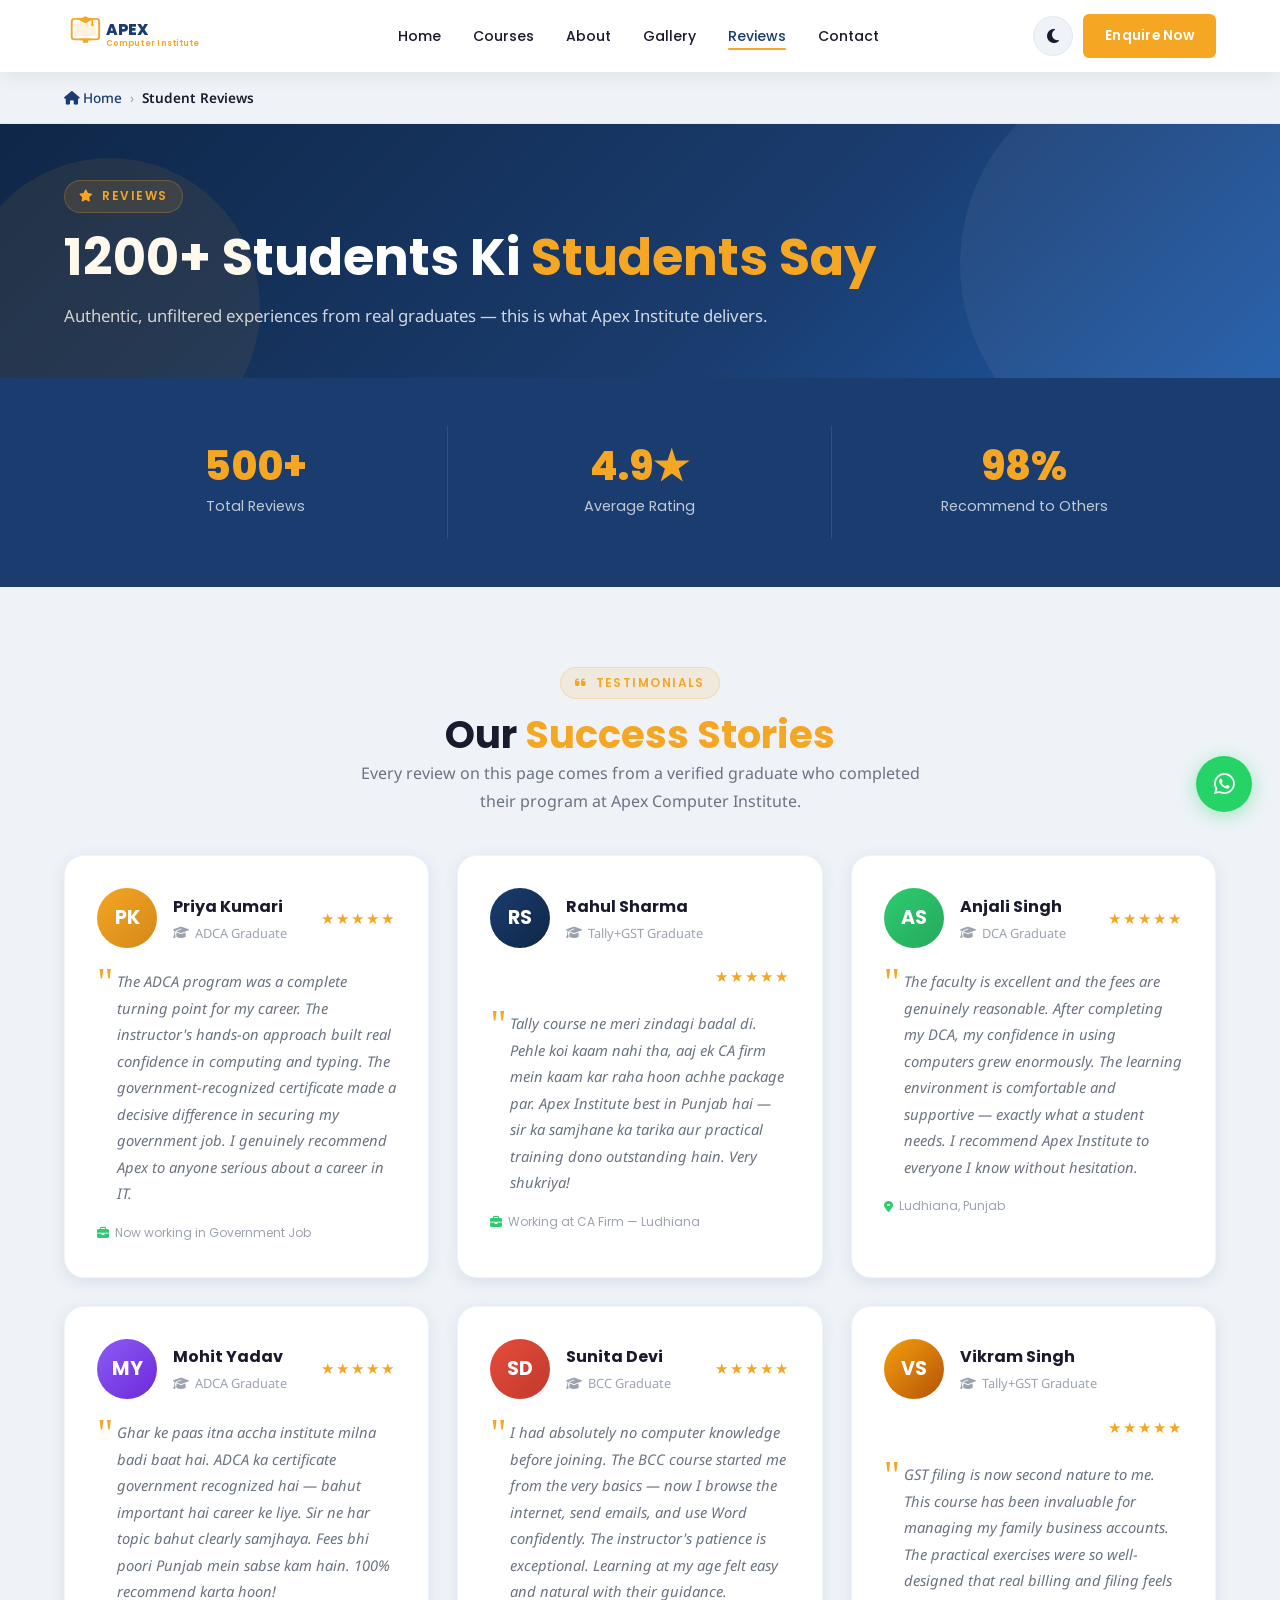
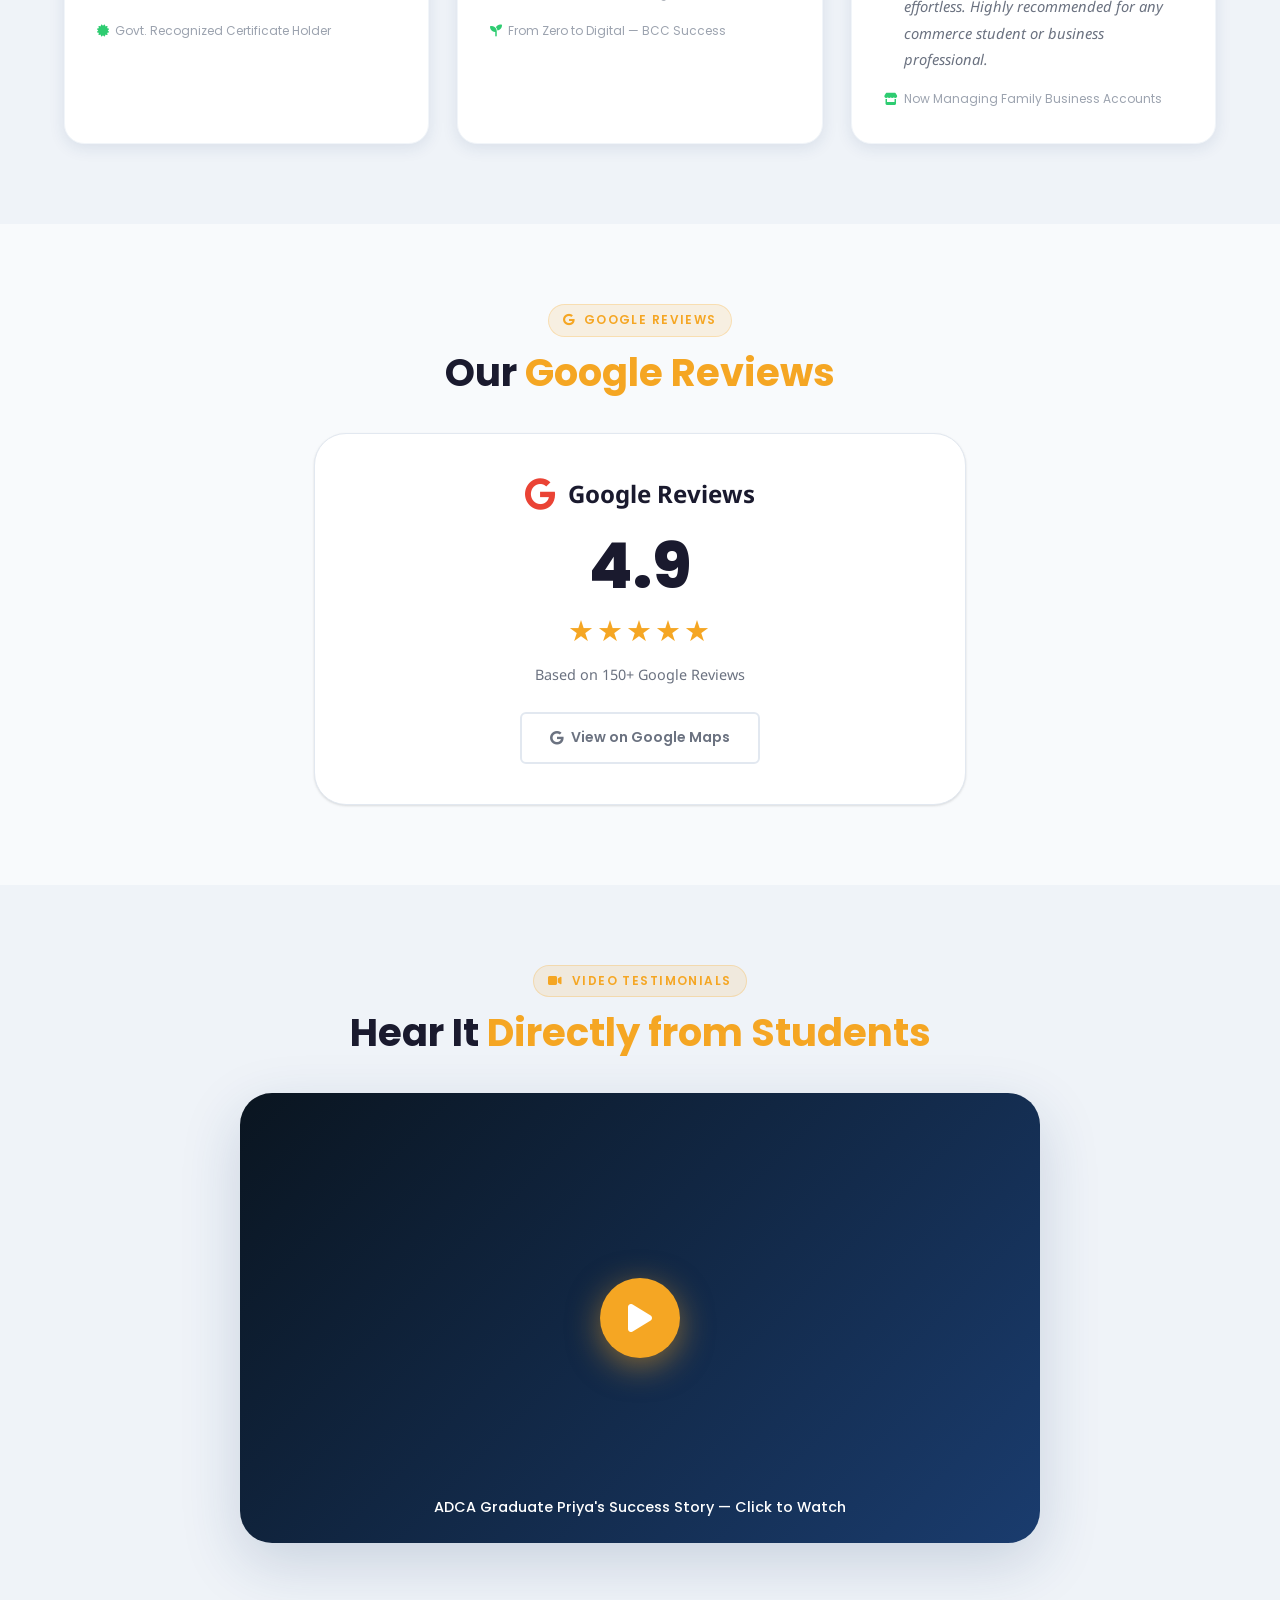
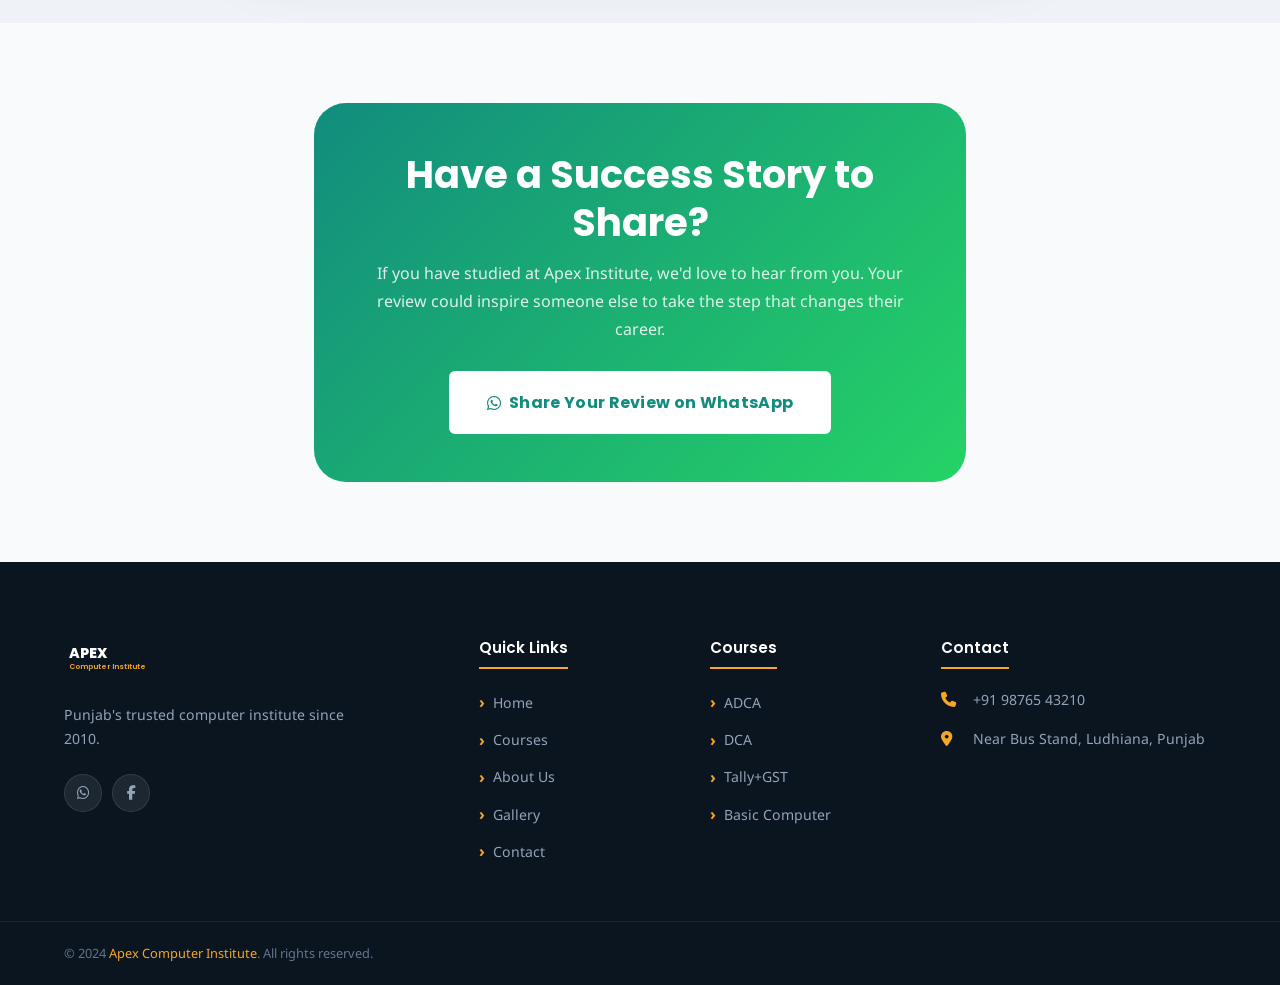
<file: testimonials.html>
<!DOCTYPE html>
<html lang="en" data-theme="light">
<head>
  <meta charset="UTF-8"><meta name="viewport" content="width=device-width, initial-scale=1.0">
  <title>Student Reviews &amp; Testimonials — Apex Computer Institute Ludhiana Punjab</title>
  <meta name="description" content="1200+ students, 4.9/5 rating. Read real reviews of Apex Computer Institute Ludhiana Punjab. ADCA, DCA, Tally students share their success stories.">
  <meta property="og:type" content="website" />
  <meta property="og:title" content="Student Reviews — Apex Computer Institute Ludhiana Punjab">
  <link rel="canonical" href="https://apexcomputerinstitute.in/testimonials.html">
  <link rel="icon" href="favicon.svg" type="image/svg+xml">
  <link href="https://fonts.googleapis.com/css2?family=Poppins:wght@400;500;600;700;800&family=Noto+Sans:wght@400;500;600&display=swap" rel="stylesheet">
  <link rel="stylesheet" href="https://cdnjs.cloudflare.com/ajax/libs/font-awesome/6.5.0/css/all.min.css" crossorigin="anonymous">
  <link rel="stylesheet" href="css/style.css"><link rel="stylesheet" href="css/testimonials.css">
  <script>(function(){var t=localStorage.getItem('apex-theme');if(t)document.documentElement.setAttribute('data-theme',t);})();</script>
</head>
<body>
<a class="skip-link" href="#main-content">Skip to main content</a>
<nav class="navbar solid" id="navbar" role="navigation" aria-label="Main navigation">
  <div class="navbar-inner">
    <a href="index.html" class="navbar-logo" aria-label="Home"><svg viewBox="0 0 200 56" xmlns="http://www.w3.org/2000/svg" width="180" height="48" aria-hidden="true"><rect x="4" y="8" width="32" height="24" rx="3" fill="none" stroke="#F5A623" stroke-width="2.2"/><rect x="8" y="12" width="24" height="16" rx="1.5" fill="rgba(245,166,35,0.15)"/><line x1="14" y1="32" x2="26" y2="32" stroke="#F5A623" stroke-width="2" stroke-linecap="round"/><rect x="17" y="32" width="6" height="4" rx="1" fill="#F5A623"/><polygon points="20,5 28,9 20,13 12,9" fill="#F5A623"/><line x1="28" y1="9" x2="28" y2="14" stroke="#F5A623" stroke-width="1.8" stroke-linecap="round"/><circle cx="28" cy="15" r="1.5" fill="#F5A623"/><text x="44" y="27" font-family="Poppins,sans-serif" font-size="18" font-weight="800" fill="#1A3C6E" letter-spacing="-0.5">APEX</text><text x="44" y="40" font-family="Poppins,sans-serif" font-size="9.5" font-weight="600" fill="#F5A623" letter-spacing="0.3">Computer Institute</text></svg></a>
    <ul class="nav-links" role="list"><li><a href="index.html">Home</a></li><li><a href="courses.html">Courses</a></li><li><a href="about.html">About</a></li><li><a href="gallery.html">Gallery</a></li><li><a href="testimonials.html">Reviews</a></li><li><a href="contact.html">Contact</a></li></ul>
    <div class="nav-actions"><button class="dark-toggle" aria-label="Toggle dark mode"><i class="fas fa-moon"></i></button><a href="admission.html" class="nav-enquire btn">Enquire Now</a><button class="hamburger" aria-label="Open menu" aria-expanded="false" id="hamburger"><span></span><span></span><span></span></button></div>
  </div>
  <div class="mobile-menu" id="mobileMenu" role="menu"><div class="mobile-menu-inner"><a href="index.html" role="menuitem"><i class="fas fa-home"></i> Home</a><a href="courses.html" role="menuitem"><i class="fas fa-graduation-cap"></i> Courses</a><a href="about.html" role="menuitem"><i class="fas fa-info-circle"></i> About Us</a><a href="gallery.html" role="menuitem"><i class="fas fa-images"></i> Gallery</a><a href="testimonials.html" role="menuitem"><i class="fas fa-star"></i> Reviews</a><a href="contact.html" role="menuitem"><i class="fas fa-envelope"></i> Contact</a><a href="admission.html" class="mob-enquire" role="menuitem"><i class="fas fa-paper-plane"></i> Enquire Now</a></div></div>
</nav>
<div class="breadcrumb-bar"><div class="container"><nav class="breadcrumb" aria-label="Breadcrumb"><a href="index.html"><i class="fas fa-home" aria-hidden="true"></i> Home</a><span class="sep" aria-hidden="true">›</span><span class="current">Student Reviews</span></nav></div></div>
<section class="page-hero" aria-labelledby="page-title">
  <div class="container"><div class="section-label"><i class="fas fa-star" aria-hidden="true"></i> Reviews</div><h1 id="page-title">1200+ Students Ki <span style="color:var(--secondary)">Students Say</span></h1><p>Authentic, unfiltered experiences from real graduates — this is what Apex Institute delivers.</p></div>
</section>

<!-- Stats Bar -->
<div class="testi-stats-bar" aria-label="Review statistics">
  <div class="container">
    <div class="testi-stats-grid">
      <div class="testi-stat"><span class="testi-stat-num">500+</span><span class="testi-stat-label">Total Reviews</span></div>
      <div class="testi-stat"><span class="testi-stat-num">4.9★</span><span class="testi-stat-label">Average Rating</span></div>
      <div class="testi-stat"><span class="testi-stat-num">98%</span><span class="testi-stat-label">Recommend to Others</span></div>
    </div>
  </div>
</div>

<!-- Reviews Grid -->
<section class="section-pad" style="background:var(--bg-alt);" aria-labelledby="reviews-heading">
  <div class="container">
    <div class="text-center reveal"><div class="section-label"><i class="fas fa-quote-left" aria-hidden="true"></i> Testimonials</div><h2 id="reviews-heading">Our <span class="text-amber">Success Stories</span></h2><p class="section-subtitle">Every review on this page comes from a verified graduate who completed their program at Apex Computer Institute.</p></div>
    <div class="reviews-grid">
      <div class="review-card-full reveal reveal-delay-1">
        <div class="rcf-top"><div class="rcf-avatar" style="background:linear-gradient(135deg,#F5A623,#D4881A);" aria-label="Priya Kumari">PK</div><div><div class="rcf-name">Priya Kumari</div><div class="rcf-course"><i class="fas fa-graduation-cap" aria-hidden="true"></i> ADCA Graduate</div></div><div class="rcf-stars">★★★★★</div></div>
        <p class="rcf-quote">The ADCA program was a complete turning point for my career. The instructor's hands-on approach built real confidence in computing and typing. The government-recognized certificate made a decisive difference in securing my government job. I genuinely recommend Apex to anyone serious about a career in IT.</p>
        <div class="rcf-tag"><i class="fas fa-briefcase" aria-hidden="true"></i> Now working in Government Job</div>
      </div>
      <div class="review-card-full reveal reveal-delay-2">
        <div class="rcf-top"><div class="rcf-avatar" style="background:linear-gradient(135deg,#1A3C6E,#0F2748);" aria-label="Rahul Sharma">RS</div><div><div class="rcf-name">Rahul Sharma</div><div class="rcf-course"><i class="fas fa-graduation-cap" aria-hidden="true"></i> Tally+GST Graduate</div></div><div class="rcf-stars">★★★★★</div></div>
        <p class="rcf-quote">Tally course ne meri zindagi badal di. Pehle koi kaam nahi tha, aaj ek CA firm mein kaam kar raha hoon achhe package par. Apex Institute best in Punjab hai — sir ka samjhane ka tarika aur practical training dono outstanding hain. Very shukriya!</p>
        <div class="rcf-tag"><i class="fas fa-briefcase" aria-hidden="true"></i> Working at CA Firm — Ludhiana</div>
      </div>
      <div class="review-card-full reveal reveal-delay-3">
        <div class="rcf-top"><div class="rcf-avatar" style="background:linear-gradient(135deg,#2ECC71,#25A85B);" aria-label="Anjali Singh">AS</div><div><div class="rcf-name">Anjali Singh</div><div class="rcf-course"><i class="fas fa-graduation-cap" aria-hidden="true"></i> DCA Graduate</div></div><div class="rcf-stars">★★★★★</div></div>
        <p class="rcf-quote">The faculty is excellent and the fees are genuinely reasonable. After completing my DCA, my confidence in using computers grew enormously. The learning environment is comfortable and supportive — exactly what a student needs. I recommend Apex Institute to everyone I know without hesitation.</p>
        <div class="rcf-tag"><i class="fas fa-map-marker-alt" aria-hidden="true"></i> Ludhiana, Punjab</div>
      </div>
      <div class="review-card-full reveal reveal-delay-1">
        <div class="rcf-top"><div class="rcf-avatar" style="background:linear-gradient(135deg,#8B5CF6,#6D28D9);" aria-label="Mohit Yadav">MY</div><div><div class="rcf-name">Mohit Yadav</div><div class="rcf-course"><i class="fas fa-graduation-cap" aria-hidden="true"></i> ADCA Graduate</div></div><div class="rcf-stars">★★★★★</div></div>
        <p class="rcf-quote">Ghar ke paas itna accha institute milna badi baat hai. ADCA ka certificate government recognized hai — bahut important hai career ke liye. Sir ne har topic bahut clearly samjhaya. Fees bhi poori Punjab mein sabse kam hain. 100% recommend karta hoon!</p>
        <div class="rcf-tag"><i class="fas fa-certificate" aria-hidden="true"></i> Govt. Recognized Certificate Holder</div>
      </div>
      <div class="review-card-full reveal reveal-delay-2">
        <div class="rcf-top"><div class="rcf-avatar" style="background:linear-gradient(135deg,#E74C3C,#C0392B);" aria-label="Sunita Devi">SD</div><div><div class="rcf-name">Sunita Devi</div><div class="rcf-course"><i class="fas fa-graduation-cap" aria-hidden="true"></i> BCC Graduate</div></div><div class="rcf-stars">★★★★★</div></div>
        <p class="rcf-quote">I had absolutely no computer knowledge before joining. The BCC course started me from the very basics — now I browse the internet, send emails, and use Word confidently. The instructor's patience is exceptional. Learning at my age felt easy and natural with their guidance.</p>
        <div class="rcf-tag"><i class="fas fa-seedling" aria-hidden="true"></i> From Zero to Digital — BCC Success</div>
      </div>
      <div class="review-card-full reveal reveal-delay-3">
        <div class="rcf-top"><div class="rcf-avatar" style="background:linear-gradient(135deg,#F59E0B,#B45309);" aria-label="Vikram Singh">VS</div><div><div class="rcf-name">Vikram Singh</div><div class="rcf-course"><i class="fas fa-graduation-cap" aria-hidden="true"></i> Tally+GST Graduate</div></div><div class="rcf-stars">★★★★★</div></div>
        <p class="rcf-quote">GST filing is now second nature to me. This course has been invaluable for managing my family business accounts. The practical exercises were so well-designed that real billing and filing feels effortless. Highly recommended for any commerce student or business professional.</p>
        <div class="rcf-tag"><i class="fas fa-store" aria-hidden="true"></i> Now Managing Family Business Accounts</div>
      </div>
    </div>
  </div>
</section>

<!-- Google Reviews Placeholder -->
<section class="section-pad" style="background:var(--bg);" aria-labelledby="google-heading">
  <div class="container" style="max-width:700px;">
    <div class="text-center reveal" style="margin-bottom:36px;"><div class="section-label"><i class="fab fa-google" aria-hidden="true"></i> Google Reviews</div><h2 id="google-heading">Our <span class="text-amber">Google Reviews</span></h2></div>
    <div class="google-reviews-placeholder reveal">
      <div class="google-logo"><i class="fab fa-google" style="font-size:2rem;color:#EA4335;" aria-hidden="true"></i><span>Google Reviews</span></div>
      <div class="google-rating-big">4.9</div>
      <div class="google-stars-big" aria-label="4.9 out of 5 stars">★★★★★</div>
      <div class="google-review-count">Based on 150+ Google Reviews</div>
      <a href="https://www.google.com/search?q=Apex+Computer+Institute+Ludhiana+Punjab" target="_blank" rel="noopener noreferrer" class="google-link"><i class="fab fa-google" aria-hidden="true"></i> View on Google Maps</a>
    </div>
  </div>
</section>

<!-- Video Testimonial Placeholder -->
<section class="section-pad" style="background:var(--bg-alt);" aria-labelledby="video-heading">
  <div class="container">
    <div class="text-center reveal" style="margin-bottom:36px;"><div class="section-label"><i class="fas fa-video" aria-hidden="true"></i> Video Testimonials</div><h2 id="video-heading">Hear It <span class="text-amber">Directly from Students</span></h2></div>
    <div class="video-placeholder reveal" role="button" aria-label="Play student video testimonial" tabindex="0">
      <div class="play-btn" aria-hidden="true"><i class="fas fa-play"></i></div>
      <div class="video-label">ADCA Graduate Priya's Success Story — Click to Watch</div>
    </div>
  </div>
</section>

<!-- Share CTA -->
<section class="section-pad" style="background:var(--bg);">
  <div class="container" style="max-width:700px;">
    <div class="share-cta reveal" aria-label="Share your experience">
      <h2>Have a Success Story to Share?</h2>
      <p>If you have studied at Apex Institute, we'd love to hear from you. Your review could inspire someone else to take the step that changes their career.</p>
      <a href="https://wa.me/919876543210?text=Hello!%20Main%20Apex%20Computer%20Institute%20ka%20student%20hoon%20aur%20apna%20review%20share%20karna%20chahta%20hoon." target="_blank" rel="noopener noreferrer" class="btn btn-lg"><i class="fab fa-whatsapp" aria-hidden="true"></i> Share Your Review on WhatsApp</a>
    </div>
  </div>
</section>

<footer class="footer" role="contentinfo"><div class="container"><div class="footer-grid"><div class="footer-brand"><a href="index.html" aria-label="Home"><svg viewBox="0 0 200 56" xmlns="http://www.w3.org/2000/svg" width="160" height="44" aria-hidden="true"><text x="4" y="30" font-family="Poppins,sans-serif" font-size="18" font-weight="800" fill="white">APEX</text><text x="4" y="44" font-family="Poppins,sans-serif" font-size="9.5" font-weight="600" fill="#F5A623">Computer Institute</text></svg></a><p class="brand-tagline">Punjab's trusted computer institute since 2010.</p><div class="social-links"><a href="https://wa.me/919876543210" class="social-link" aria-label="WhatsApp" target="_blank" rel="noopener noreferrer"><i class="fab fa-whatsapp" aria-hidden="true"></i></a><a href="#" class="social-link" aria-label="Facebook"><i class="fab fa-facebook-f" aria-hidden="true"></i></a></div></div><div class="footer-col"><h4>Quick Links</h4><nav class="footer-links" aria-label="Footer links"><a href="index.html">Home</a><a href="courses.html">Courses</a><a href="about.html">About Us</a><a href="gallery.html">Gallery</a><a href="contact.html">Contact</a></nav></div><div class="footer-col"><h4>Courses</h4><nav class="footer-links" aria-label="Courses"><a href="courses.html#adca">ADCA</a><a href="courses.html#dca">DCA</a><a href="courses.html#tally">Tally+GST</a><a href="courses.html#bcc">Basic Computer</a></nav></div><div class="footer-col"><h4>Contact</h4><address style="font-style:normal;"><div class="footer-contact-item"><i class="fas fa-phone" aria-hidden="true"></i><a href="tel:+919876543210">+91 98765 43210</a></div><div class="footer-contact-item"><i class="fas fa-map-marker-alt" aria-hidden="true"></i><span>Near Bus Stand, Ludhiana, Punjab</span></div></address></div></div></div><div class="footer-bottom"><div class="container"><div class="footer-bottom-inner"><p>&copy; 2024 <a href="index.html">Apex Computer Institute</a>. All rights reserved.</p></div></div></div></footer>
<div class="whatsapp-float"><div class="whatsapp-tooltip">Chat on WhatsApp</div><a href="https://wa.me/919876543210" class="whatsapp-btn" target="_blank" rel="noopener noreferrer" aria-label="WhatsApp"><i class="fab fa-whatsapp" aria-hidden="true"></i></a></div>
<button class="scroll-top" id="scrollTop" aria-label="Scroll to top"><i class="fas fa-chevron-up" aria-hidden="true"></i></button>
<script src="js/main.js" defer></script><script src="js/animations.js" defer></script>
</body>
</html>
</file>
<file: css/style.css>
/* ============================================================
   APEX COMPUTER INSTITUTE — Global Stylesheet
   style.css: Variables, Reset, Typography, Navbar, Footer,
              Dark Mode, Shared Components
   ============================================================ */

/* ── CSS Variables ────────────────────────────────────────── */
:root {
  --primary:        #1A3C6E;
  --primary-light:  #2557a7;
  --primary-dark:   #0F2748;
  --secondary:      #F5A623;
  --secondary-dark: #D4881A;
  --accent:         #2ECC71;
  --accent-dark:    #25A85B;
  --danger:         #E74C3C;
  --bg:             #F8FAFC;
  --bg-alt:         #EFF3F8;
  --card-bg:        #FFFFFF;
  --navbar-bg:      rgba(255,255,255,0.95);
  --text-primary:   #1A1A2E;
  --text-secondary: #6B7280;
  --text-muted:     #9CA3AF;
  --border:         #E2E8F0;
  --border-light:   #F1F5F9;
  --shadow-sm:      0 1px 3px rgba(0,0,0,0.08), 0 1px 2px rgba(0,0,0,0.05);
  --shadow:         0 4px 16px rgba(26,60,110,0.10);
  --shadow-md:      0 8px 32px rgba(26,60,110,0.15);
  --shadow-lg:      0 20px 60px rgba(26,60,110,0.18);
  --radius-sm:      6px;
  --radius:         12px;
  --radius-lg:      20px;
  --radius-xl:      32px;
  --transition:     0.3s ease;
  --font-heading:   'Poppins', sans-serif;
  --font-body:      'Noto Sans', sans-serif;
  --navbar-h:       72px;
}

[data-theme="dark"] {
  --primary:        #4A7CC7;
  --primary-light:  #5A8FDB;
  --primary-dark:   #3567B0;
  --secondary:      #F5A623;
  --secondary-dark: #D4881A;
  --accent:         #2ECC71;
  --bg:             #0F1B2D;
  --bg-alt:         #0A1520;
  --card-bg:        #1A2942;
  --navbar-bg:      rgba(15,27,45,0.97);
  --text-primary:   #E8EDF5;
  --text-secondary: #94A3B8;
  --text-muted:     #64748B;
  --border:         #1E3A5F;
  --border-light:   #172B47;
  --shadow-sm:      0 1px 3px rgba(0,0,0,0.3);
  --shadow:         0 4px 16px rgba(0,0,0,0.3);
  --shadow-md:      0 8px 32px rgba(0,0,0,0.4);
  --shadow-lg:      0 20px 60px rgba(0,0,0,0.5);
}

/* ── Reset & Base ─────────────────────────────────────────── */
*, *::before, *::after {
  box-sizing: border-box;
  margin: 0;
  padding: 0;
}

html {
  scroll-behavior: smooth;
  font-size: 16px;
}

body {
  font-family: var(--font-body);
  background: var(--bg);
  color: var(--text-primary);
  line-height: 1.7;
  transition: background var(--transition), color var(--transition);
  overflow-x: hidden;
}

img {
  max-width: 100%;
  height: auto;
  display: block;
}

a {
  text-decoration: none;
  color: inherit;
  transition: color var(--transition);
}

ul { list-style: none; }

button {
  cursor: pointer;
  border: none;
  background: none;
  font-family: var(--font-body);
}

input, textarea, select {
  font-family: var(--font-body);
}

/* ── Skip Navigation Link (Accessibility) ─────────────────── */
.skip-link {
  position: absolute;
  top: -100px;
  left: 16px;
  background: var(--primary);
  color: #fff;
  padding: 10px 20px;
  border-radius: var(--radius-sm);
  font-family: var(--font-heading);
  font-size: 0.88rem;
  font-weight: 600;
  z-index: 999999;
  transition: top 0.2s ease;
  text-decoration: none;
  white-space: nowrap;
}
.skip-link:focus {
  top: 12px;
  outline: 3px solid var(--secondary);
  outline-offset: 2px;
}

/* ── Typography ───────────────────────────────────────────── */
h1, h2, h3, h4, h5 {
  font-family: var(--font-heading);
  line-height: 1.25;
  color: var(--text-primary);
  font-weight: 700;
}

h1 { font-size: clamp(1.8rem, 5vw, 3.2rem); }
h2 { font-size: clamp(1.5rem, 3.5vw, 2.4rem); }
h3 { font-size: clamp(1.1rem, 2.5vw, 1.6rem); }
h4 { font-size: 1.1rem; }

p {
  color: var(--text-secondary);
  line-height: 1.75;
}

/* ── Utilities ────────────────────────────────────────────── */
.container {
  max-width: 1200px;
  margin: 0 auto;
  padding: 0 24px;
}

.section-pad {
  padding: 80px 0;
}

.section-label {
  display: inline-flex;
  align-items: center;
  gap: 8px;
  background: rgba(245,166,35,0.12);
  color: var(--secondary);
  font-family: var(--font-heading);
  font-size: 0.75rem;
  font-weight: 600;
  letter-spacing: 0.12em;
  text-transform: uppercase;
  padding: 5px 14px;
  border-radius: 100px;
  margin-bottom: 12px;
  border: 1px solid rgba(245,166,35,0.25);
}

.section-title {
  margin-bottom: 12px;
}

.section-subtitle {
  font-size: 1rem;
  color: var(--text-secondary);
  max-width: 560px;
  margin-bottom: 40px;
}

.text-center { text-align: center; }
.text-center .section-subtitle { margin-left: auto; margin-right: auto; }

.text-primary-c { color: var(--primary); }
.text-amber     { color: var(--secondary); }
.text-green     { color: var(--accent); }

/* ── Buttons ──────────────────────────────────────────────── */
.btn {
  display: inline-flex;
  align-items: center;
  gap: 8px;
  padding: 13px 28px;
  border-radius: var(--radius-sm);
  font-family: var(--font-heading);
  font-size: 0.92rem;
  font-weight: 600;
  letter-spacing: 0.02em;
  transition: all var(--transition);
  cursor: pointer;
  border: 2px solid transparent;
  white-space: nowrap;
  text-decoration: none;
}

.btn-primary {
  background: var(--secondary);
  color: #fff;
  border-color: var(--secondary);
}
.btn-primary:hover {
  background: var(--secondary-dark);
  border-color: var(--secondary-dark);
  transform: translateY(-2px);
  box-shadow: 0 8px 24px rgba(245,166,35,0.4);
}

.btn-outline-white {
  background: transparent;
  color: #fff;
  border-color: rgba(255,255,255,0.7);
}
.btn-outline-white:hover {
  background: rgba(255,255,255,0.15);
  border-color: #fff;
  transform: translateY(-2px);
}

.btn-outline-primary {
  background: transparent;
  color: var(--primary);
  border-color: var(--primary);
}
.btn-outline-primary:hover {
  background: var(--primary);
  color: #fff;
  transform: translateY(-2px);
}

.btn-outline-amber {
  background: transparent;
  color: var(--secondary);
  border-color: var(--secondary);
}
.btn-outline-amber:hover {
  background: var(--secondary);
  color: #fff;
  transform: translateY(-2px);
}

.btn-sm {
  padding: 9px 20px;
  font-size: 0.84rem;
}

.btn-lg {
  padding: 16px 36px;
  font-size: 1rem;
}

/* ── Cards ────────────────────────────────────────────────── */
.card {
  background: var(--card-bg);
  border-radius: var(--radius);
  box-shadow: var(--shadow);
  border: 1px solid var(--border-light);
  transition: all var(--transition);
  overflow: hidden;
}
.card:hover {
  transform: translateY(-4px);
  box-shadow: var(--shadow-md);
}

/* ── Badge Pills ──────────────────────────────────────────── */
.badge {
  display: inline-flex;
  align-items: center;
  gap: 5px;
  padding: 4px 12px;
  border-radius: 100px;
  font-size: 0.75rem;
  font-weight: 600;
  font-family: var(--font-heading);
}
.badge-amber  { background: rgba(245,166,35,0.15);  color: var(--secondary);     border: 1px solid rgba(245,166,35,0.3); }
.badge-green  { background: rgba(46,204,113,0.12);  color: var(--accent-dark);   border: 1px solid rgba(46,204,113,0.3); }
.badge-navy   { background: rgba(26,60,110,0.1);    color: var(--primary);       border: 1px solid rgba(26,60,110,0.2); }
.badge-red    { background: rgba(231,76,60,0.1);    color: var(--danger);        border: 1px solid rgba(231,76,60,0.2); }

/* ── Breadcrumb ───────────────────────────────────────────── */
.breadcrumb-bar {
  background: var(--bg-alt);
  border-bottom: 1px solid var(--border);
  padding: 14px 0;
  margin-top: var(--navbar-h);
}
.breadcrumb {
  display: flex;
  align-items: center;
  gap: 8px;
  font-size: 0.85rem;
  color: var(--text-secondary);
  flex-wrap: wrap;
}
.breadcrumb a {
  color: var(--primary);
  font-weight: 500;
  transition: color var(--transition);
}
.breadcrumb a:hover { color: var(--secondary); }
.breadcrumb .sep { color: var(--text-muted); }
.breadcrumb .current { color: var(--text-primary); font-weight: 600; }

/* ── Page Hero Banner (inner pages) ──────────────────────── */
.page-hero {
  background: linear-gradient(135deg, var(--primary-dark) 0%, var(--primary) 60%, #1e5aa8 100%);
  color: #fff;
  padding: 56px 0 48px;
  position: relative;
  overflow: hidden;
}
.page-hero::before {
  content: '';
  position: absolute;
  top: -60px; right: -80px;
  width: 400px; height: 400px;
  border-radius: 50%;
  background: rgba(255,255,255,0.05);
}
.page-hero::after {
  content: '';
  position: absolute;
  bottom: -80px; left: -40px;
  width: 300px; height: 300px;
  border-radius: 50%;
  background: rgba(245,166,35,0.08);
}
.page-hero h1 { color: #fff; margin-bottom: 12px; }
.page-hero p  { color: rgba(255,255,255,0.8); font-size: 1.05rem; }

/* ════════════════════════════════════════════════════════════
   PRELOADER
   ════════════════════════════════════════════════════════════ */
#preloader {
  position: fixed;
  inset: 0;
  background: #0F1B2D;
  z-index: 99999;
  display: flex;
  flex-direction: column;
  align-items: center;
  justify-content: center;
  transition: opacity 0.4s ease, visibility 0.4s ease;
}
#preloader.hidden {
  opacity: 0;
  visibility: hidden;
  pointer-events: none;
}
.preloader-logo {
  animation: preloaderFade 0.6s ease 0.2s both;
}
.preloader-logo svg { width: 200px; height: 56px; }
.preloader-dots {
  display: flex;
  gap: 8px;
  margin-top: 32px;
  animation: preloaderFade 0.6s ease 0.5s both;
}
.preloader-dot {
  width: 8px; height: 8px;
  border-radius: 50%;
  background: var(--secondary);
  animation: dotBounce 1.2s ease infinite;
}
.preloader-dot:nth-child(2) { animation-delay: 0.2s; }
.preloader-dot:nth-child(3) { animation-delay: 0.4s; }
@keyframes preloaderFade {
  from { opacity: 0; transform: translateY(20px); }
  to   { opacity: 1; transform: translateY(0); }
}
@keyframes dotBounce {
  0%, 80%, 100% { transform: scale(0.8); opacity: 0.5; }
  40% { transform: scale(1.2); opacity: 1; }
}

/* ════════════════════════════════════════════════════════════
   NAVBAR
   ════════════════════════════════════════════════════════════ */
.navbar {
  position: fixed;
  top: 0; left: 0; right: 0;
  height: var(--navbar-h);
  z-index: 9000;
  background: transparent;
  transition: background var(--transition), box-shadow var(--transition);
}
.navbar.scrolled {
  background: var(--navbar-bg);
  box-shadow: 0 2px 20px rgba(0,0,0,0.08);
  backdrop-filter: blur(12px);
  -webkit-backdrop-filter: blur(12px);
}
.navbar.solid {
  background: var(--navbar-bg);
  box-shadow: 0 2px 20px rgba(0,0,0,0.08);
}
.navbar-inner {
  display: flex;
  align-items: center;
  justify-content: space-between;
  height: 100%;
  max-width: 1200px;
  margin: 0 auto;
  padding: 0 24px;
}

/* Logo */
.navbar-logo { display: flex; align-items: center; flex-shrink: 0; }
.navbar-logo svg { width: 180px; height: 48px; }

/* Nav links */
.nav-links {
  display: flex;
  align-items: center;
  gap: 4px;
}
.nav-links a {
  font-family: var(--font-heading);
  font-size: 0.88rem;
  font-weight: 500;
  color: #fff;
  padding: 8px 14px;
  border-radius: var(--radius-sm);
  transition: all var(--transition);
  position: relative;
}
.navbar.scrolled .nav-links a,
.navbar.solid .nav-links a {
  color: var(--text-primary);
}
.nav-links a::after {
  content: '';
  position: absolute;
  bottom: 4px; left: 14px; right: 14px;
  height: 2px;
  background: var(--secondary);
  border-radius: 2px;
  transform: scaleX(0);
  transition: transform var(--transition);
}
.nav-links a:hover::after,
.nav-links a.active::after {
  transform: scaleX(1);
}
.nav-links a:hover,
.nav-links a.active {
  color: var(--secondary);
}
.navbar.scrolled .nav-links a:hover,
.navbar.solid .nav-links a:hover,
.navbar.scrolled .nav-links a.active,
.navbar.solid .nav-links a.active {
  color: var(--primary);
}

/* Nav actions */
.nav-actions {
  display: flex;
  align-items: center;
  gap: 10px;
}

/* Dark mode toggle */
.dark-toggle {
  width: 40px; height: 40px;
  border-radius: 50%;
  background: rgba(255,255,255,0.15);
  color: #fff;
  font-size: 1rem;
  display: flex;
  align-items: center;
  justify-content: center;
  transition: all var(--transition);
  border: 1px solid rgba(255,255,255,0.2);
  cursor: pointer;
  flex-shrink: 0;
}
.navbar.scrolled .dark-toggle,
.navbar.solid .dark-toggle {
  background: var(--bg-alt);
  color: var(--text-primary);
  border-color: var(--border);
}
.dark-toggle:hover {
  background: var(--secondary);
  color: #fff;
  border-color: var(--secondary);
  transform: rotate(20deg);
}

/* Enquire button */
.nav-enquire {
  background: var(--secondary);
  color: #fff;
  padding: 8px 20px;
  border-radius: var(--radius-sm);
  font-family: var(--font-heading);
  font-size: 0.85rem;
  font-weight: 600;
  transition: all var(--transition);
  border: 2px solid var(--secondary);
  white-space: nowrap;
}
.nav-enquire:hover {
  background: var(--secondary-dark);
  border-color: var(--secondary-dark);
  color: #fff;
  transform: translateY(-2px);
  box-shadow: 0 6px 20px rgba(245,166,35,0.4);
}
.nav-enquire::after { display: none; }

/* Hamburger */
.hamburger {
  display: none;
  flex-direction: column;
  gap: 5px;
  width: 36px;
  cursor: pointer;
  padding: 4px;
  flex-shrink: 0;
}
.hamburger span {
  display: block;
  height: 2px;
  background: #fff;
  border-radius: 2px;
  transition: all var(--transition);
}
.navbar.scrolled .hamburger span,
.navbar.solid .hamburger span {
  background: var(--text-primary);
}
.hamburger.open span:nth-child(1) { transform: translateY(7px) rotate(45deg); }
.hamburger.open span:nth-child(2) { opacity: 0; transform: scaleX(0); }
.hamburger.open span:nth-child(3) { transform: translateY(-7px) rotate(-45deg); }

/* Mobile nav menu */
.mobile-menu {
  display: none;
  max-height: 0;
  overflow: hidden;
  transition: max-height 0.4s ease;
  background: var(--navbar-bg);
  border-top: 1px solid var(--border);
  backdrop-filter: blur(12px);
}
.mobile-menu.open {
  max-height: 520px;
}
.mobile-menu-inner {
  padding: 16px 20px;
  display: flex;
  flex-direction: column;
  gap: 4px;
}
.mobile-menu a {
  font-family: var(--font-heading);
  font-size: 0.95rem;
  font-weight: 500;
  color: var(--text-primary);
  padding: 12px 16px;
  border-radius: var(--radius-sm);
  transition: all var(--transition);
  display: flex;
  align-items: center;
  gap: 10px;
}
.mobile-menu a:hover,
.mobile-menu a.active {
  background: rgba(26,60,110,0.08);
  color: var(--primary);
}
.mobile-menu .mob-enquire {
  margin-top: 12px;
  background: var(--secondary);
  color: #fff;
  justify-content: center;
  font-weight: 600;
  border-radius: var(--radius-sm);
}
.mobile-menu .mob-enquire:hover {
  background: var(--secondary-dark);
  color: #fff;
}

/* ════════════════════════════════════════════════════════════
   ANNOUNCEMENT MARQUEE
   ════════════════════════════════════════════════════════════ */
.announcement-bar {
  background: var(--primary);
  color: #fff;
  padding: 10px 0;
  overflow: hidden;
  position: relative;
  margin-top: var(--navbar-h);
}
.announcement-bar::before,
.announcement-bar::after {
  content: '';
  position: absolute;
  top: 0; bottom: 0;
  width: 60px;
  z-index: 2;
}
.announcement-bar::before {
  left: 0;
  background: linear-gradient(to right, var(--primary), transparent);
}
.announcement-bar::after {
  right: 0;
  background: linear-gradient(to left, var(--primary), transparent);
}
.marquee-track {
  display: flex;
  animation: marquee 25s linear infinite;
  width: max-content;
}
.marquee-track:hover,
.marquee-track:focus-within { animation-play-state: paused; }
.marquee-content {
  display: flex;
  align-items: center;
  gap: 48px;
  padding-right: 48px;
  font-family: var(--font-heading);
  font-size: 0.85rem;
  font-weight: 500;
  white-space: nowrap;
}
.marquee-sep {
  color: var(--secondary);
  font-weight: 700;
}
@keyframes marquee {
  from { transform: translateX(0); }
  to   { transform: translateX(-50%); }
}

/* ════════════════════════════════════════════════════════════
   SHARED FORM STYLES (used by contact.html and admission.html)
   ════════════════════════════════════════════════════════════ */
.form-group { margin-bottom: 20px; }
.form-group label {
  display: block;
  font-family: var(--font-heading);
  font-size: 0.84rem;
  font-weight: 600;
  color: var(--text-primary);
  margin-bottom: 7px;
}
.form-group label .req { color: var(--danger); margin-left: 3px; }
.form-control {
  width: 100%;
  padding: 12px 16px;
  border: 2px solid var(--border);
  border-radius: var(--radius-sm);
  background: var(--bg);
  color: var(--text-primary);
  font-size: 0.91rem;
  font-family: var(--font-body);
  transition: all var(--transition);
  outline: none;
}
.form-control:focus {
  border-color: var(--primary);
  box-shadow: 0 0 0 3px rgba(26,60,110,0.1);
  background: var(--card-bg);
}
.form-control.invalid {
  border-color: var(--danger);
  box-shadow: 0 0 0 3px rgba(231,76,60,0.1);
}
.form-control.valid { border-color: var(--accent); }
textarea.form-control { resize: vertical; min-height: 100px; }
select.form-control { cursor: pointer; }
.field-error {
  display: block;
  color: var(--danger);
  font-size: 0.77rem;
  margin-top: 5px;
  font-family: var(--font-heading);
  font-weight: 500;
}

/* ════════════════════════════════════════════════════════════
   FOOTER
   ════════════════════════════════════════════════════════════ */
.footer {
  background: #0A1520;
  color: #E8EDF5;
  padding: 72px 0 0;
  position: relative;
}
[data-theme="dark"] .footer {
  background: #060E18;
}
.footer-grid {
  display: grid;
  grid-template-columns: 2fr 1fr 1fr 1.5fr;
  gap: 48px;
  margin-bottom: 56px;
}
.footer-brand .brand-tagline {
  color: #94A3B8;
  font-size: 0.88rem;
  line-height: 1.7;
  margin: 16px 0 24px;
  max-width: 280px;
}
.social-links {
  display: flex;
  gap: 10px;
  flex-wrap: wrap;
}
.social-link {
  width: 38px; height: 38px;
  border-radius: 50%;
  background: rgba(255,255,255,0.08);
  color: #94A3B8;
  display: flex;
  align-items: center;
  justify-content: center;
  font-size: 0.9rem;
  transition: all var(--transition);
  border: 1px solid rgba(255,255,255,0.1);
}
.social-link:hover {
  background: var(--secondary);
  color: #fff;
  border-color: var(--secondary);
  transform: translateY(-3px);
}
.footer-col h4 {
  font-family: var(--font-heading);
  font-size: 0.95rem;
  font-weight: 600;
  color: #fff;
  margin-bottom: 20px;
  padding-bottom: 10px;
  border-bottom: 2px solid var(--secondary);
  display: inline-block;
}
.footer-links {
  display: flex;
  flex-direction: column;
  gap: 10px;
}
.footer-links a {
  color: #94A3B8;
  font-size: 0.88rem;
  transition: all var(--transition);
  display: flex;
  align-items: center;
  gap: 8px;
}
.footer-links a::before {
  content: '›';
  color: var(--secondary);
  font-weight: 700;
  font-size: 1rem;
  transition: transform var(--transition);
}
.footer-links a:hover {
  color: #fff;
  padding-left: 6px;
}
.footer-links a:hover::before { transform: translateX(4px); }

.footer-contact-item {
  display: flex;
  align-items: flex-start;
  gap: 12px;
  margin-bottom: 16px;
}
.footer-contact-item i {
  color: var(--secondary);
  font-size: 0.95rem;
  margin-top: 3px;
  flex-shrink: 0;
  width: 20px;
}
.footer-contact-item span, .footer-contact-item a {
  color: #94A3B8;
  font-size: 0.88rem;
  line-height: 1.6;
  transition: color var(--transition);
}
.footer-contact-item a:hover { color: #fff; }

.footer-bottom {
  border-top: 1px solid rgba(255,255,255,0.06);
  padding: 20px 0;
}
.footer-bottom-inner {
  display: flex;
  align-items: center;
  justify-content: space-between;
  flex-wrap: wrap;
  gap: 12px;
}
.footer-bottom p {
  color: #64748B;
  font-size: 0.8rem;
}
.footer-bottom a { color: var(--secondary); }
.footer-bottom a:hover { text-decoration: underline; }

/* ════════════════════════════════════════════════════════════
   FLOATING WHATSAPP
   ════════════════════════════════════════════════════════════ */
.whatsapp-float {
  position: fixed;
  bottom: 88px;
  right: 28px;
  z-index: 9999;
  display: flex;
  align-items: center;
  gap: 12px;
}
.whatsapp-tooltip {
  background: #1A1A2E;
  color: #fff;
  padding: 8px 16px;
  border-radius: 8px;
  font-size: 0.82rem;
  font-family: var(--font-heading);
  font-weight: 500;
  white-space: nowrap;
  opacity: 0;
  transform: translateX(10px);
  transition: all var(--transition);
  pointer-events: none;
  box-shadow: var(--shadow);
}
.whatsapp-float:hover .whatsapp-tooltip {
  opacity: 1;
  transform: translateX(0);
}
.whatsapp-btn {
  width: 56px; height: 56px;
  border-radius: 50%;
  background: #25D366;
  color: #fff;
  display: flex;
  align-items: center;
  justify-content: center;
  font-size: 1.5rem;
  box-shadow: 0 4px 20px rgba(37,211,102,0.4);
  transition: all var(--transition);
  animation: waPulse 2.5s ease-in-out infinite;
  flex-shrink: 0;
  text-decoration: none;
}
.whatsapp-btn:hover {
  background: #20BA5C;
  transform: scale(1.1);
  animation: none;
  box-shadow: 0 6px 28px rgba(37,211,102,0.5);
}
@keyframes waPulse {
  0%, 100% { box-shadow: 0 4px 20px rgba(37,211,102,0.4); }
  50% { box-shadow: 0 4px 20px rgba(37,211,102,0.4), 0 0 0 12px rgba(37,211,102,0.15); }
}

/* ════════════════════════════════════════════════════════════
   SCROLL-TO-TOP
   ════════════════════════════════════════════════════════════ */
.scroll-top {
  position: fixed;
  bottom: 28px;
  right: 28px;
  z-index: 9998;
  width: 46px; height: 46px;
  border-radius: 50%;
  background: var(--primary);
  color: #fff;
  display: flex;
  align-items: center;
  justify-content: center;
  font-size: 1rem;
  box-shadow: var(--shadow-md);
  cursor: pointer;
  opacity: 0;
  transform: translateY(20px);
  transition: all var(--transition);
  border: 2px solid rgba(255,255,255,0.2);
}
.scroll-top.visible {
  opacity: 1;
  transform: translateY(0);
}
.scroll-top:hover {
  background: var(--secondary);
  transform: translateY(-3px);
}

/* ════════════════════════════════════════════════════════════
   SCROLL REVEAL
   ════════════════════════════════════════════════════════════ */
.reveal {
  opacity: 0;
  transform: translateY(28px);
  transition: opacity 0.65s ease, transform 0.65s ease;
}
.reveal.visible {
  opacity: 1;
  transform: translateY(0);
}
.reveal-delay-1 { transition-delay: 0.1s; }
.reveal-delay-2 { transition-delay: 0.2s; }
.reveal-delay-3 { transition-delay: 0.3s; }
.reveal-delay-4 { transition-delay: 0.4s; }
.reveal-delay-5 { transition-delay: 0.5s; }

/* ════════════════════════════════════════════════════════════
   TOAST NOTIFICATIONS
   ════════════════════════════════════════════════════════════ */
.toast-container {
  position: fixed;
  top: 90px;
  right: 24px;
  z-index: 99998;
  display: flex;
  flex-direction: column;
  gap: 10px;
}
.toast {
  display: flex;
  align-items: flex-start;
  gap: 14px;
  background: var(--card-bg);
  border: 1px solid var(--border);
  border-radius: var(--radius);
  padding: 16px 20px;
  box-shadow: var(--shadow-lg);
  min-width: 300px;
  max-width: 380px;
  animation: toastIn 0.35s ease forwards;
  position: relative;
  overflow: hidden;
}
.toast::before {
  content: '';
  position: absolute;
  left: 0; top: 0; bottom: 0;
  width: 4px;
}
.toast.success::before { background: var(--accent); }
.toast.error::before   { background: var(--danger); }
.toast.info::before    { background: var(--primary); }
.toast-icon {
  font-size: 1.3rem;
  flex-shrink: 0;
  margin-top: 2px;
}
.toast.success .toast-icon { color: var(--accent); }
.toast.error   .toast-icon { color: var(--danger); }
.toast.info    .toast-icon { color: var(--primary); }
.toast-body h5 {
  font-size: 0.9rem;
  margin-bottom: 4px;
  font-family: var(--font-heading);
  font-weight: 600;
}
.toast-body p {
  font-size: 0.82rem;
  color: var(--text-secondary);
  line-height: 1.5;
}
.toast-close {
  margin-left: auto;
  color: var(--text-muted);
  font-size: 1rem;
  cursor: pointer;
  flex-shrink: 0;
  transition: color var(--transition);
}
.toast-close:hover { color: var(--text-primary); }
.toast.hiding {
  animation: toastOut 0.35s ease forwards;
}
@keyframes toastIn {
  from { opacity: 0; transform: translateX(40px); }
  to   { opacity: 1; transform: translateX(0); }
}
@keyframes toastOut {
  from { opacity: 1; transform: translateX(0); }
  to   { opacity: 0; transform: translateX(40px); }
}

/* ════════════════════════════════════════════════════════════
   RESPONSIVE
   ════════════════════════════════════════════════════════════ */

/* ─ Tablet / Large Mobile ─ */
@media (max-width: 960px) {
  .nav-links, .nav-enquire { display: none; }
  .hamburger, .mobile-menu { display: flex; }
  .mobile-menu { display: block; }
}

@media (max-width: 768px) {
  :root { --navbar-h: 64px; }
  .section-pad { padding: 64px 0; }
  .footer-grid {
    grid-template-columns: 1fr 1fr;
    gap: 32px;
  }
  .footer-brand { grid-column: 1 / -1; }
  .footer-brand .brand-tagline { max-width: 100%; }
}

/* ─ Small Mobile ─ */
@media (max-width: 600px) {
  .section-pad { padding: 52px 0; }
  .page-hero { padding: 44px 0 36px; }
  .footer-grid { grid-template-columns: 1fr; }
  .toast { min-width: calc(100vw - 48px); }
  .toast-container { right: 12px; left: 12px; }
  .toast { max-width: 100%; min-width: auto; }
}

/* ─ Extra Small Mobile (320–480px) ─ */
@media (max-width: 480px) {
  :root { --navbar-h: 60px; }
  .container { padding: 0 16px; }
  .section-pad { padding: 44px 0; }
  .page-hero { padding: 36px 0 30px; }
  /* Shrink logo to prevent overflow on 320px screens */
  .navbar-logo svg { width: 148px; height: 39px; }
  /* Tighter nav-actions gap */
  .nav-actions { gap: 8px; }
  /* Smaller dark toggle */
  .dark-toggle { width: 36px; height: 36px; font-size: 0.9rem; }
  /* WhatsApp: hide tooltip on mobile (hover not applicable) */
  .whatsapp-tooltip { display: none; }
  /* Smaller WhatsApp and scroll-top on mobile */
  .whatsapp-btn { width: 48px; height: 48px; font-size: 1.3rem; }
  .whatsapp-float { bottom: 80px; right: 16px; }
  .scroll-top { bottom: 20px; right: 16px; width: 40px; height: 40px; }
  /* Tighter mobile menu */
  .mobile-menu-inner { padding: 12px 16px; }
  /* Breadcrumb wraps naturally */
  .breadcrumb { font-size: 0.78rem; }
}

/* ─ Very narrow phones ─ */
@media (max-width: 360px) {
  .navbar-logo svg { width: 130px; height: 34px; }
  .dark-toggle { width: 32px; height: 32px; font-size: 0.85rem; }
}
</file>
<file: css/admission.css>
/* ============================================================
   APEX COMPUTER INSTITUTE — admission.css
   Note: Generic form styles (.form-group, .form-control, etc.)
   are now in style.css (shared). Only admission-specific here.
   ============================================================ */

.admission-section { background: var(--bg); }

/* ── Process Steps ────────────────────────────────────────── */
.steps-row {
  display: grid;
  grid-template-columns: repeat(4, 1fr);
  gap: 0; margin-bottom: 48px;
  position: relative;
}
.steps-row::before {
  content: '';
  position: absolute;
  top: 28px;
  left: calc(12.5% + 16px);
  right: calc(12.5% + 16px);
  height: 2px;
  background: linear-gradient(to right, var(--secondary), rgba(245,166,35,0.2));
  z-index: 0;
}
.step-item {
  display: flex; flex-direction: column;
  align-items: center; text-align: center;
  gap: 12px; padding: 0 12px;
  position: relative; z-index: 1;
}
.step-num {
  width: 56px; height: 56px;
  border-radius: 50%;
  background: var(--secondary); color: #fff;
  font-family: var(--font-heading); font-size: 1.2rem; font-weight: 800;
  display: flex; align-items: center; justify-content: center;
  box-shadow: 0 4px 16px rgba(245,166,35,0.35);
  flex-shrink: 0;
}
.step-title { font-family: var(--font-heading); font-size: 0.88rem; font-weight: 700; color: var(--text-primary); }
.step-desc  { font-size: 0.76rem; color: var(--text-secondary); line-height: 1.5; }

/* ── Admission Form Card ──────────────────────────────────── */
.admission-form-card {
  background: var(--card-bg);
  border-radius: var(--radius-xl);
  box-shadow: var(--shadow-md);
  border: 1px solid var(--border-light);
  overflow: hidden;
}
.afc-header {
  background: linear-gradient(135deg, #0A1520, #1A3C6E);
  padding: 28px 36px;
}
.afc-header h2 { color: #fff; margin-bottom: 6px; }
.afc-header p  { color: rgba(255,255,255,0.72); font-size: 0.88rem; }
.afc-body { padding: 36px; }

.form-section-title {
  font-family: var(--font-heading);
  font-size: 0.92rem; font-weight: 700;
  color: var(--primary);
  margin: 28px 0 16px;
  padding-bottom: 8px;
  border-bottom: 2px solid var(--border);
  display: flex; align-items: center; gap: 8px;
}
.form-section-title:first-child { margin-top: 0; }

/* Grid layouts — form-specific */
.form-row-3 { display: grid; grid-template-columns: 1fr 1fr 1fr; gap: 16px; }
.form-row-2 { display: grid; grid-template-columns: 1fr 1fr; gap: 16px; }

/* Radio group */
.radio-group { display: flex; gap: 16px; flex-wrap: wrap; margin-top: 6px; }
.radio-option { display: flex; align-items: center; gap: 8px; cursor: pointer; }
.radio-option input[type="radio"] { accent-color: var(--primary); width: 16px; height: 16px; cursor: pointer; }
.radio-option span { font-size: 0.88rem; color: var(--text-secondary); }

/* Checkbox */
.checkbox-group { display: flex; align-items: flex-start; gap: 12px; }
.checkbox-group input[type="checkbox"] { accent-color: var(--primary); width: 18px; height: 18px; flex-shrink: 0; margin-top: 2px; cursor: pointer; }
.checkbox-label { font-size: 0.87rem; color: var(--text-secondary); line-height: 1.6; cursor: pointer; }
.checkbox-label strong { color: var(--text-primary); }

/* Submit row */
.form-submit-row {
  display: flex; gap: 16px; flex-wrap: wrap;
  margin-top: 28px; padding-top: 24px;
  border-top: 1px solid var(--border);
}
.submit-btn-main {
  flex: 1; padding: 14px;
  border-radius: var(--radius-sm);
  background: var(--primary); color: #fff;
  font-family: var(--font-heading); font-size: 1rem; font-weight: 700;
  cursor: pointer; border: none;
  transition: all var(--transition);
  display: flex; align-items: center; justify-content: center; gap: 10px;
  min-width: 160px;
}
.submit-btn-main:hover { background: var(--primary-light); transform: translateY(-2px); box-shadow: 0 8px 24px rgba(26,60,110,0.3); }
.reset-btn {
  padding: 14px 24px;
  border-radius: var(--radius-sm);
  background: transparent; color: var(--text-secondary);
  font-family: var(--font-heading); font-size: 0.9rem; font-weight: 600;
  cursor: pointer; border: 2px solid var(--border);
  transition: all var(--transition);
  white-space: nowrap;
}
.reset-btn:hover { border-color: var(--danger); color: var(--danger); }

/* ── Fee Table ────────────────────────────────────────────── */
.fee-table-section { background: var(--bg-alt); }
.fee-table-wrap {
  background: var(--card-bg);
  border-radius: var(--radius-lg);
  overflow: hidden;
  box-shadow: var(--shadow);
  border: 1px solid var(--border);
  overflow-x: auto;
  -webkit-overflow-scrolling: touch;
}
.fee-table { width: 100%; border-collapse: collapse; min-width: 480px; }
.fee-table th {
  background: var(--primary); color: #fff;
  padding: 14px 18px;
  font-family: var(--font-heading); font-size: 0.86rem; font-weight: 700;
  text-align: left;
}
.fee-table td {
  padding: 12px 18px;
  font-size: 0.86rem; color: var(--text-secondary);
  border-bottom: 1px solid var(--border-light);
}
.fee-table tr:last-child td { border-bottom: none; }
.fee-table tr:hover td { background: rgba(245,166,35,0.04); }
.fee-table td:first-child { font-family: var(--font-heading); font-weight: 600; color: var(--text-primary); }
.fee-highlight { color: var(--secondary); font-weight: 700; font-family: var(--font-heading); }

/* ── Print Styles ─────────────────────────────────────────── */
@media print {
  .navbar, .footer, .whatsapp-float, .scroll-top,
  .toast-container, .breadcrumb-bar, .page-hero,
  .fee-table-section, .afc-header, .form-submit-row .reset-btn { display: none !important; }
  body { background: #fff; color: #000; }
  .afc-body { padding: 20px 0; }
  .admission-form-card { box-shadow: none; border: none; }
  .form-control { border: 1px solid #ccc !important; background: #fff !important; }
  .steps-row { display: none; }
  h2 { color: #000 !important; }
}

/* ── Responsive ─────────────────────────────────────────── */
@media (max-width: 900px) {
  .steps-row      { grid-template-columns: 1fr 1fr; gap: 24px; }
  .steps-row::before { display: none; }
  .form-row-3     { grid-template-columns: 1fr 1fr; }
  .afc-body       { padding: 28px; }
  .afc-header     { padding: 24px 28px; }
}
@media (max-width: 600px) {
  .steps-row      { grid-template-columns: 1fr 1fr; gap: 16px; }
  .form-row-3     { grid-template-columns: 1fr; }
  .form-row-2     { grid-template-columns: 1fr; }
  .afc-body       { padding: 20px; }
  .afc-header     { padding: 20px; }
  .form-submit-row { flex-direction: column; }
  .submit-btn-main { width: 100%; min-width: auto; }
  .reset-btn       { width: 100%; text-align: center; }
}
@media (max-width: 480px) {
  .afc-body   { padding: 16px; }
  .afc-header { padding: 16px; }
  .step-num   { width: 44px; height: 44px; font-size: 1rem; }
  .step-title { font-size: 0.8rem; }
  .step-desc  { font-size: 0.72rem; }
  .form-section-title { font-size: 0.85rem; margin: 20px 0 12px; }
  .radio-group { gap: 12px; }
}
</file>
<file: css/contact.css>
/* ============================================================
   APEX COMPUTER INSTITUTE — contact.css
   Note: Generic form styles (.form-group, .form-control, etc.)
   are now in style.css (shared). Only contact-specific here.
   ============================================================ */

.contact-section { background: var(--bg); }
.contact-grid {
  display: grid;
  grid-template-columns: 1.2fr 1fr;
  gap: 40px;
  align-items: start;
}

/* ── Contact Form Card ────────────────────────────────────── */
.contact-form-card {
  background: var(--card-bg);
  border-radius: var(--radius-xl);
  padding: 40px;
  box-shadow: var(--shadow);
  border: 1px solid var(--border-light);
}
.contact-form-card h2 { margin-bottom: 8px; }
.contact-form-card .form-subtitle {
  font-size: 0.9rem; color: var(--text-secondary); margin-bottom: 28px;
}
.form-row {
  display: grid;
  grid-template-columns: 1fr 1fr;
  gap: 16px;
}
.submit-btn {
  width: 100%; padding: 14px;
  border-radius: var(--radius-sm);
  background: var(--primary); color: #fff;
  font-family: var(--font-heading); font-size: 1rem; font-weight: 700;
  cursor: pointer; border: none;
  transition: all var(--transition);
  display: flex; align-items: center; justify-content: center; gap: 10px;
}
.submit-btn:hover {
  background: var(--primary-light);
  transform: translateY(-2px);
  box-shadow: 0 8px 24px rgba(26,60,110,0.3);
}

/* ── Contact Info Card ────────────────────────────────────── */
.contact-info-card {
  background: var(--card-bg);
  border-radius: var(--radius-xl);
  padding: 32px;
  box-shadow: var(--shadow);
  border: 1px solid var(--border-light);
  margin-bottom: 20px;
}
.contact-info-card h3 { margin-bottom: 24px; }
.contact-detail {
  display: flex; gap: 16px; align-items: flex-start;
  margin-bottom: 20px; padding-bottom: 20px;
  border-bottom: 1px solid var(--border-light);
}
.contact-detail:last-child { border-bottom: none; margin-bottom: 0; padding-bottom: 0; }
.contact-detail-icon {
  width: 46px; height: 46px;
  border-radius: 12px;
  background: rgba(26,60,110,0.08); color: var(--primary);
  display: flex; align-items: center; justify-content: center;
  font-size: 1.1rem; flex-shrink: 0;
}
.contact-detail-body label {
  display: block; font-size: 0.74rem;
  text-transform: uppercase; letter-spacing: 0.06em;
  color: var(--text-muted); font-family: var(--font-heading); font-weight: 600;
  margin-bottom: 4px;
}
.contact-detail-body a,
.contact-detail-body span {
  font-size: 0.91rem; color: var(--text-secondary); line-height: 1.5;
}
.contact-detail-body a { color: var(--primary); font-weight: 500; }
.contact-detail-body a:hover { color: var(--secondary); }

/* ── WhatsApp Button ──────────────────────────────────────── */
.wa-big-btn {
  display: flex; align-items: center; gap: 14px;
  background: #25D366; color: #fff;
  border-radius: var(--radius);
  padding: 16px 20px;
  font-family: var(--font-heading); font-size: 1rem; font-weight: 700;
  text-decoration: none;
  transition: all var(--transition);
  box-shadow: 0 4px 20px rgba(37,211,102,0.35);
  margin-bottom: 20px;
}
.wa-big-btn:hover { background: #20BA5C; transform: translateY(-3px); box-shadow: 0 8px 28px rgba(37,211,102,0.45); color: #fff; }
.wa-big-btn i { font-size: 1.6rem; flex-shrink: 0; }

/* ── Hours Card ───────────────────────────────────────────── */
.hours-card {
  background: var(--card-bg);
  border-radius: var(--radius-lg);
  padding: 24px;
  box-shadow: var(--shadow-sm);
  border: 1px solid var(--border-light);
}
.hours-card h4 { margin-bottom: 16px; display: flex; align-items: center; gap: 8px; font-size: 1rem; }
.hours-card h4 i { color: var(--secondary); }
.hours-table { width: 100%; border-collapse: collapse; }
.hours-table tr { border-bottom: 1px solid var(--border-light); }
.hours-table tr:last-child { border-bottom: none; }
.hours-table td { padding: 9px 0; font-size: 0.86rem; }
.hours-table .day { color: var(--text-primary); font-family: var(--font-heading); font-weight: 500; }
.hours-table .time { color: var(--text-secondary); text-align: right; }
.open-pill {
  display: inline-flex; align-items: center; gap: 5px;
  color: var(--accent-dark); font-size: 0.73rem;
  font-family: var(--font-heading); font-weight: 600;
}
.open-pill::before   { content: ''; width: 7px; height: 7px; border-radius: 50%; background: var(--accent); display: inline-block; }
.closed-pill {
  display: inline-flex; align-items: center; gap: 5px;
  color: var(--danger); font-size: 0.73rem;
  font-family: var(--font-heading); font-weight: 600;
}
.closed-pill::before { content: ''; width: 7px; height: 7px; border-radius: 50%; background: var(--danger); display: inline-block; }

/* ── Map ──────────────────────────────────────────────────── */
.map-section { background: var(--bg-alt); }
.map-container {
  border-radius: var(--radius-xl);
  overflow: hidden;
  box-shadow: var(--shadow-md);
  border: 1px solid var(--border);
  height: 400px;
}
.map-container iframe { width: 100%; height: 100%; border: none; display: block; }

/* ── Responsive ─────────────────────────────────────────── */
@media (max-width: 900px) {
  .contact-grid { grid-template-columns: 1fr; }
  .form-row     { grid-template-columns: 1fr 1fr; }
}
@media (max-width: 600px) {
  .contact-form-card { padding: 24px 20px; }
  .form-row          { grid-template-columns: 1fr; }
  .map-container     { height: 280px; }
}
@media (max-width: 480px) {
  .contact-form-card { padding: 20px 16px; }
  .contact-info-card { padding: 20px 16px; }
  .wa-big-btn        { font-size: 0.9rem; padding: 14px 16px; }
  .contact-detail-icon { width: 38px; height: 38px; font-size: 0.95rem; }
}
</file>
<file: css/courses.css>
/* ============================================================
   APEX COMPUTER INSTITUTE — courses.css
   ============================================================ */

/* ── Course Detail Cards ─────────────────────────────────── */
.course-detail-section { background: var(--bg); }
.course-detail-card {
  background: var(--card-bg);
  border-radius: var(--radius-xl);
  box-shadow: var(--shadow);
  border: 1px solid var(--border-light);
  overflow: hidden;
  margin-bottom: 40px;
  scroll-margin-top: 100px;
  transition: box-shadow var(--transition);
}
.course-detail-card:hover { box-shadow: var(--shadow-md); }

.cdc-header {
  display: flex;
  align-items: center;
  gap: 20px;
  padding: 32px 36px;
  position: relative;
  overflow: hidden;
}
.cdc-header::before { content: ''; position: absolute; inset: 0; opacity: 0.92; }
.cdc-header.amber-theme  { background: linear-gradient(135deg, #0F2748, #1A3C6E); }
.cdc-header.green-theme  { background: linear-gradient(135deg, #1A4D2E, #25A85B); }
.cdc-header.red-theme    { background: linear-gradient(135deg, #7B1515, #C0392B); }
.cdc-header.purple-theme { background: linear-gradient(135deg, #2D1B69, #6D28D9); }

.cdc-icon {
  width: 64px; height: 64px;
  border-radius: 16px;
  background: rgba(255,255,255,0.12);
  display: flex; align-items: center; justify-content: center;
  font-size: 1.7rem; color: #fff; flex-shrink: 0;
  border: 1px solid rgba(255,255,255,0.2);
  position: relative; z-index: 1;
}
.cdc-header-info { position: relative; z-index: 1; flex: 1; min-width: 0; }
.cdc-header-info h2 { color: #fff; font-size: 1.3rem; margin-bottom: 8px; }
.cdc-badges { display: flex; gap: 8px; flex-wrap: wrap; }
.cdc-badge {
  background: rgba(255,255,255,0.15);
  color: #fff;
  padding: 4px 14px;
  border-radius: 100px;
  font-size: 0.76rem;
  font-family: var(--font-heading); font-weight: 600;
  border: 1px solid rgba(255,255,255,0.25);
}
.cdc-badge.gold { background: rgba(245,166,35,0.3); color: #FFD080; border-color: rgba(245,166,35,0.4); }

.cdc-body {
  display: grid;
  grid-template-columns: 1fr 1fr;
  gap: 0;
}
.cdc-left  { padding: 32px 36px; border-right: 1px solid var(--border-light); }
.cdc-right { padding: 32px 36px; }

.cdc-meta-grid {
  display: grid;
  grid-template-columns: 1fr 1fr;
  gap: 12px;
  margin-bottom: 24px;
}
.cdc-meta-item {
  background: var(--bg-alt);
  border-radius: var(--radius);
  padding: 12px 14px;
  border: 1px solid var(--border);
}
.cdc-meta-item label {
  display: block;
  font-size: 0.7rem;
  color: var(--text-muted);
  text-transform: uppercase;
  letter-spacing: 0.08em;
  font-family: var(--font-heading); font-weight: 600;
  margin-bottom: 4px;
}
/* Replace invalid <value> tag — use span.value instead */
.cdc-meta-item .value,
.cdc-meta-item value {
  display: block;
  font-family: var(--font-heading);
  font-size: 0.92rem;
  font-weight: 700;
  color: var(--text-primary);
}

.cdc-fee-box {
  background: linear-gradient(135deg, rgba(245,166,35,0.1), rgba(245,166,35,0.05));
  border: 1px solid rgba(245,166,35,0.3);
  border-radius: var(--radius);
  padding: 18px;
  margin-bottom: 20px;
}
.cdc-fee-box h4 {
  font-size: 0.78rem;
  text-transform: uppercase;
  letter-spacing: 0.08em;
  color: var(--text-muted);
  margin-bottom: 8px;
}
.cdc-fee-main {
  font-family: var(--font-heading);
  font-size: 1.9rem;
  font-weight: 800;
  color: var(--secondary);
  line-height: 1;
  margin-bottom: 4px;
}
.cdc-fee-sub { font-size: 0.8rem; color: var(--text-secondary); }
.cdc-fee-breakdown {
  margin-top: 12px; padding-top: 12px;
  border-top: 1px dashed rgba(245,166,35,0.3);
  display: flex; gap: 16px; flex-wrap: wrap;
}
.cdc-fee-detail { font-size: 0.78rem; color: var(--text-secondary); font-family: var(--font-heading); }
.cdc-fee-detail strong { color: var(--secondary); }

.syllabus-title {
  font-family: var(--font-heading);
  font-size: 1rem; font-weight: 700;
  color: var(--text-primary);
  margin-bottom: 14px;
  display: flex; align-items: center; gap: 8px;
}
.syllabus-title i { color: var(--secondary); }
.syllabus-list  { display: flex; flex-direction: column; gap: 8px; }
.syllabus-item {
  display: flex; align-items: center; gap: 10px;
  padding: 10px 14px;
  background: var(--bg-alt);
  border-radius: 8px;
  font-size: 0.84rem; color: var(--text-secondary);
  border: 1px solid var(--border-light);
  transition: all var(--transition);
}
.syllabus-item:hover { border-color: rgba(245,166,35,0.3); color: var(--text-primary); }
.syllabus-item i { color: var(--accent); font-size: 0.76rem; flex-shrink: 0; }

.batch-schedule { margin-bottom: 20px; }
.batch-row {
  display: flex; align-items: center; justify-content: space-between;
  padding: 10px 14px;
  border-radius: 8px; margin-bottom: 8px;
  background: var(--bg-alt);
  border: 1px solid var(--border-light);
  font-size: 0.84rem;
  gap: 8px;
  flex-wrap: wrap;
}
.batch-time { font-family: var(--font-heading); font-weight: 600; color: var(--text-primary); }
.batch-type {
  padding: 3px 10px; border-radius: 100px;
  font-size: 0.7rem; font-family: var(--font-heading); font-weight: 600;
  white-space: nowrap;
}
.batch-type.available { background: rgba(46,204,113,0.12); color: var(--accent-dark); }
.batch-type.limited   { background: rgba(245,166,35,0.12);  color: var(--secondary); }

.cdc-actions { display: flex; gap: 12px; flex-wrap: wrap; }
.cdc-actions .btn { flex: 1; justify-content: center; min-width: 120px; }

/* ── Comparison Table ─────────────────────────────────────── */
.compare-section { background: var(--bg-alt); }
.compare-table-wrap {
  overflow-x: auto;
  border-radius: var(--radius-lg);
  box-shadow: var(--shadow);
  border: 1px solid var(--border);
  -webkit-overflow-scrolling: touch;
}
.compare-table {
  width: 100%;
  border-collapse: collapse;
  background: var(--card-bg);
  min-width: 640px;
}
.compare-table th {
  padding: 18px 20px;
  font-family: var(--font-heading);
  font-size: 0.85rem; font-weight: 700;
  background: var(--primary); color: #fff;
  text-align: left;
  border-bottom: 2px solid rgba(255,255,255,0.1);
  white-space: nowrap;
}
.compare-table th:first-child {
  background: var(--primary-dark);
  position: sticky;
  left: 0;
  z-index: 2;
}
.compare-table td {
  padding: 14px 20px;
  font-size: 0.85rem; color: var(--text-secondary);
  border-bottom: 1px solid var(--border-light);
  vertical-align: middle;
}
.compare-table tr:last-child td { border-bottom: none; }
.compare-table tr:hover td { background: rgba(245,166,35,0.04); }
.compare-table td:first-child {
  font-family: var(--font-heading); font-weight: 600;
  color: var(--text-primary);
  background: var(--bg-alt);
  position: sticky;
  left: 0;
  z-index: 1;
  border-right: 1px solid var(--border);
}
.compare-table .check { color: var(--accent); font-size: 1rem; }
.compare-table .cross { color: var(--danger);  font-size: 1rem; }
.compare-check { color: var(--accent); font-weight: 700; }
.compare-price { font-family: var(--font-heading); font-weight: 700; color: var(--secondary); }

/* ── FAQ Accordion ────────────────────────────────────────── */
.faq-section { background: var(--bg); }
.faq-list { display: flex; flex-direction: column; gap: 12px; max-width: 820px; margin: 0 auto; }
.faq-item {
  background: var(--card-bg);
  border: 1px solid var(--border);
  border-radius: var(--radius);
  overflow: hidden;
  transition: box-shadow var(--transition);
}
.faq-item.open { border-color: rgba(245,166,35,0.35); box-shadow: var(--shadow); }
.faq-question {
  width: 100%; text-align: left;
  padding: 18px 22px;
  display: flex; align-items: center; justify-content: space-between;
  gap: 14px; cursor: pointer;
  background: none; border: none;
  font-family: var(--font-heading);
  font-size: 0.93rem; font-weight: 600;
  color: var(--text-primary);
  transition: color var(--transition);
}
.faq-question:hover { color: var(--primary); }
.faq-item.open .faq-question { color: var(--primary); }
.faq-icon {
  width: 28px; height: 28px;
  border-radius: 50%;
  background: var(--bg-alt);
  display: flex; align-items: center; justify-content: center;
  font-size: 0.8rem; color: var(--text-secondary);
  flex-shrink: 0;
  transition: all var(--transition);
}
.faq-item.open .faq-icon {
  background: var(--secondary); color: #fff; transform: rotate(45deg);
}
.faq-answer {
  max-height: 0;
  overflow: hidden;
  transition: max-height 0.4s ease, padding 0.3s ease;
}
/* Increased from 400px to 600px to prevent clipping on long answers */
.faq-item.open .faq-answer { max-height: 600px; }
.faq-answer-inner {
  padding: 16px 22px 20px;
  font-size: 0.88rem; color: var(--text-secondary);
  line-height: 1.75;
  border-top: 1px solid var(--border-light);
}
.faq-answer-inner p { margin: 0; }

/* ── CTA Strip ────────────────────────────────────────────── */
.courses-cta {
  background: linear-gradient(135deg, var(--primary-dark), var(--primary));
  padding: 64px 0; text-align: center;
}
.courses-cta h2 { color: #fff; margin-bottom: 12px; }
.courses-cta p  { color: rgba(255,255,255,0.78); margin-bottom: 32px; }
.courses-cta-actions { display: flex; gap: 16px; justify-content: center; flex-wrap: wrap; }

/* ── Responsive ─────────────────────────────────────────── */
@media (max-width: 900px) {
  .cdc-body { grid-template-columns: 1fr; }
  .cdc-left { border-right: none; border-bottom: 1px solid var(--border-light); }
}

@media (max-width: 600px) {
  .cdc-header { flex-direction: column; align-items: flex-start; padding: 20px; gap: 14px; }
  .cdc-header-info h2 { font-size: 1.1rem; }
  .cdc-left, .cdc-right { padding: 20px; }
  .cdc-meta-grid { grid-template-columns: 1fr 1fr; gap: 10px; }
  .cdc-actions { flex-direction: column; }
  .cdc-actions .btn { width: 100%; }
  .courses-cta { padding: 44px 0; }
  .courses-cta-actions { flex-direction: column; align-items: center; }
  .faq-question { font-size: 0.87rem; padding: 14px 16px; }
  .faq-answer-inner { padding: 12px 16px 16px; }
}

@media (max-width: 480px) {
  .cdc-header { padding: 16px; }
  .cdc-left, .cdc-right { padding: 16px; }
  .cdc-meta-grid { grid-template-columns: 1fr; }
  .cdc-fee-main { font-size: 1.6rem; }
  .cdc-icon { width: 52px; height: 52px; font-size: 1.4rem; }
  .cdc-badges { gap: 6px; }
  .cdc-badge { font-size: 0.68rem; padding: 3px 10px; }
}
</file>
<file: css/testimonials.css>
/* ============================================================
   APEX COMPUTER INSTITUTE — testimonials.css
   ============================================================ */

/* ── Stats Bar ────────────────────────────────────────────── */
.testi-stats-bar { background: var(--primary); padding: 48px 0; }
.testi-stats-grid {
  display: grid;
  grid-template-columns: repeat(3, 1fr);
  gap: 0; text-align: center;
}
.testi-stat {
  padding: 20px;
  border-right: 1px solid rgba(255,255,255,0.1);
}
.testi-stat:last-child { border-right: none; }
.testi-stat-num {
  font-family: var(--font-heading);
  font-size: 2.5rem; font-weight: 800;
  color: var(--secondary);
  display: block; line-height: 1; margin-bottom: 6px;
}
.testi-stat-label { color: rgba(255,255,255,0.72); font-size: 0.9rem; font-family: var(--font-heading); }

/* ── Reviews Grid ─────────────────────────────────────────── */
/* Fixed: minmax reduced from 320px to 280px to prevent overflow on small mobiles */
.reviews-grid {
  display: grid;
  grid-template-columns: repeat(auto-fit, minmax(280px, 1fr));
  gap: 28px;
}
.review-card-full {
  background: var(--card-bg);
  border-radius: var(--radius-lg);
  padding: 32px;
  box-shadow: var(--shadow);
  border: 1px solid var(--border-light);
  transition: all var(--transition);
}
.review-card-full:hover {
  transform: translateY(-5px);
  box-shadow: var(--shadow-md);
  border-color: rgba(245,166,35,0.3);
}
.rcf-top { display: flex; align-items: center; gap: 16px; margin-bottom: 20px; flex-wrap: wrap; }
.rcf-avatar {
  width: 60px; height: 60px; border-radius: 50%;
  display: flex; align-items: center; justify-content: center;
  font-family: var(--font-heading); font-size: 1.2rem; font-weight: 700; color: #fff;
  flex-shrink: 0;
}
.rcf-name   { font-family: var(--font-heading); font-size: 1rem; font-weight: 700; color: var(--text-primary); margin-bottom: 3px; }
.rcf-course { font-size: 0.8rem; color: var(--text-muted); display: flex; align-items: center; gap: 6px; }
.rcf-stars  { color: var(--secondary); font-size: 0.95rem; letter-spacing: 2px; margin-left: auto; }
.rcf-quote  {
  font-size: 0.92rem; line-height: 1.8; color: var(--text-secondary);
  font-style: italic; position: relative; padding-left: 20px;
}
.rcf-quote::before {
  content: '"'; position: absolute; left: 0; top: -6px;
  font-size: 2.5rem; color: var(--secondary);
  font-style: normal; line-height: 1; font-family: Georgia, serif;
}
.rcf-tag {
  display: inline-flex; align-items: center; gap: 6px;
  margin-top: 16px; font-size: 0.75rem; color: var(--text-muted);
  font-family: var(--font-heading);
}
.rcf-tag i { color: var(--accent); }

/* ── Google Reviews Placeholder ───────────────────────────── */
.google-reviews-placeholder {
  background: var(--card-bg);
  border-radius: var(--radius-xl);
  border: 1px solid var(--border);
  padding: 40px; text-align: center;
  box-shadow: var(--shadow-sm);
}
.google-logo { display: flex; align-items: center; gap: 12px; justify-content: center; margin-bottom: 20px; }
.google-logo span { font-size: 1.5rem; font-weight: 700; color: var(--text-primary); }
.google-rating-big { font-family: var(--font-heading); font-size: 4rem; font-weight: 800; color: var(--text-primary); line-height: 1; }
.google-stars-big  { color: var(--secondary); font-size: 1.8rem; letter-spacing: 3px; margin: 8px 0; }
.google-review-count { color: var(--text-secondary); font-size: 0.9rem; margin-bottom: 24px; }
.google-link {
  display: inline-flex; align-items: center; gap: 8px;
  padding: 12px 28px; border-radius: var(--radius-sm);
  border: 2px solid var(--border); color: var(--text-secondary);
  font-family: var(--font-heading); font-size: 0.88rem; font-weight: 600;
  transition: all var(--transition);
}
.google-link:hover { border-color: var(--primary); color: var(--primary); }

/* ── Video Placeholder ────────────────────────────────────── */
.video-placeholder {
  background: linear-gradient(135deg, #0A1520, #1A3C6E);
  border-radius: var(--radius-xl); overflow: hidden;
  aspect-ratio: 16/9; max-width: 800px; margin: 0 auto;
  display: flex; align-items: center; justify-content: center;
  position: relative; cursor: pointer; box-shadow: var(--shadow-lg);
}
.video-placeholder::before {
  content: ''; position: absolute; inset: 0;
  background: url('https://images.unsplash.com/photo-1588072432836-e10032774350?w=800') center/cover;
  opacity: 0.3; filter: contrast(1.08) saturate(1.2);
}
.play-btn {
  position: relative; z-index: 1;
  width: 80px; height: 80px;
  border-radius: 50%;
  background: var(--secondary);
  display: flex; align-items: center; justify-content: center;
  font-size: 2rem; color: #fff;
  box-shadow: 0 8px 32px rgba(245,166,35,0.5);
  transition: all var(--transition);
}
.play-btn:hover { transform: scale(1.1); background: var(--secondary-dark); }
.video-label {
  position: absolute; bottom: 24px; left: 50%; transform: translateX(-50%);
  color: #fff; font-family: var(--font-heading); font-size: 0.9rem; font-weight: 500;
  text-align: center; z-index: 1; white-space: nowrap;
}

/* ── WhatsApp CTA ─────────────────────────────────────────── */
.share-cta {
  background: linear-gradient(135deg, #128C7E, #25D366);
  border-radius: var(--radius-xl); padding: 48px; text-align: center;
}
.share-cta h2 { color: #fff; margin-bottom: 12px; }
.share-cta p  { color: rgba(255,255,255,0.85); margin-bottom: 28px; }
.share-cta .btn { background: #fff; color: #128C7E; border-color: #fff; font-weight: 700; }
.share-cta .btn:hover { background: rgba(255,255,255,0.9); transform: translateY(-2px); }

/* ── Responsive ─────────────────────────────────────────── */
@media (max-width: 768px) {
  .testi-stats-grid { grid-template-columns: 1fr; }
  .testi-stat { border-right: none; border-bottom: 1px solid rgba(255,255,255,0.1); }
  .testi-stat:last-child { border-bottom: none; }
  .share-cta { padding: 36px 24px; }
}
@media (max-width: 600px) {
  /* Force single column on small mobile */
  .reviews-grid { grid-template-columns: 1fr; }
  .review-card-full { padding: 24px 20px; }
  .rcf-stars { margin-left: 0; }
  .google-reviews-placeholder { padding: 28px 20px; }
}
@media (max-width: 480px) {
  .testi-stats-bar { padding: 32px 0; }
  .testi-stat-num  { font-size: 2rem; }
  .share-cta       { padding: 28px 16px; border-radius: var(--radius-lg); }
  .google-rating-big { font-size: 3rem; }
  .google-stars-big  { font-size: 1.4rem; }
}
</file>
